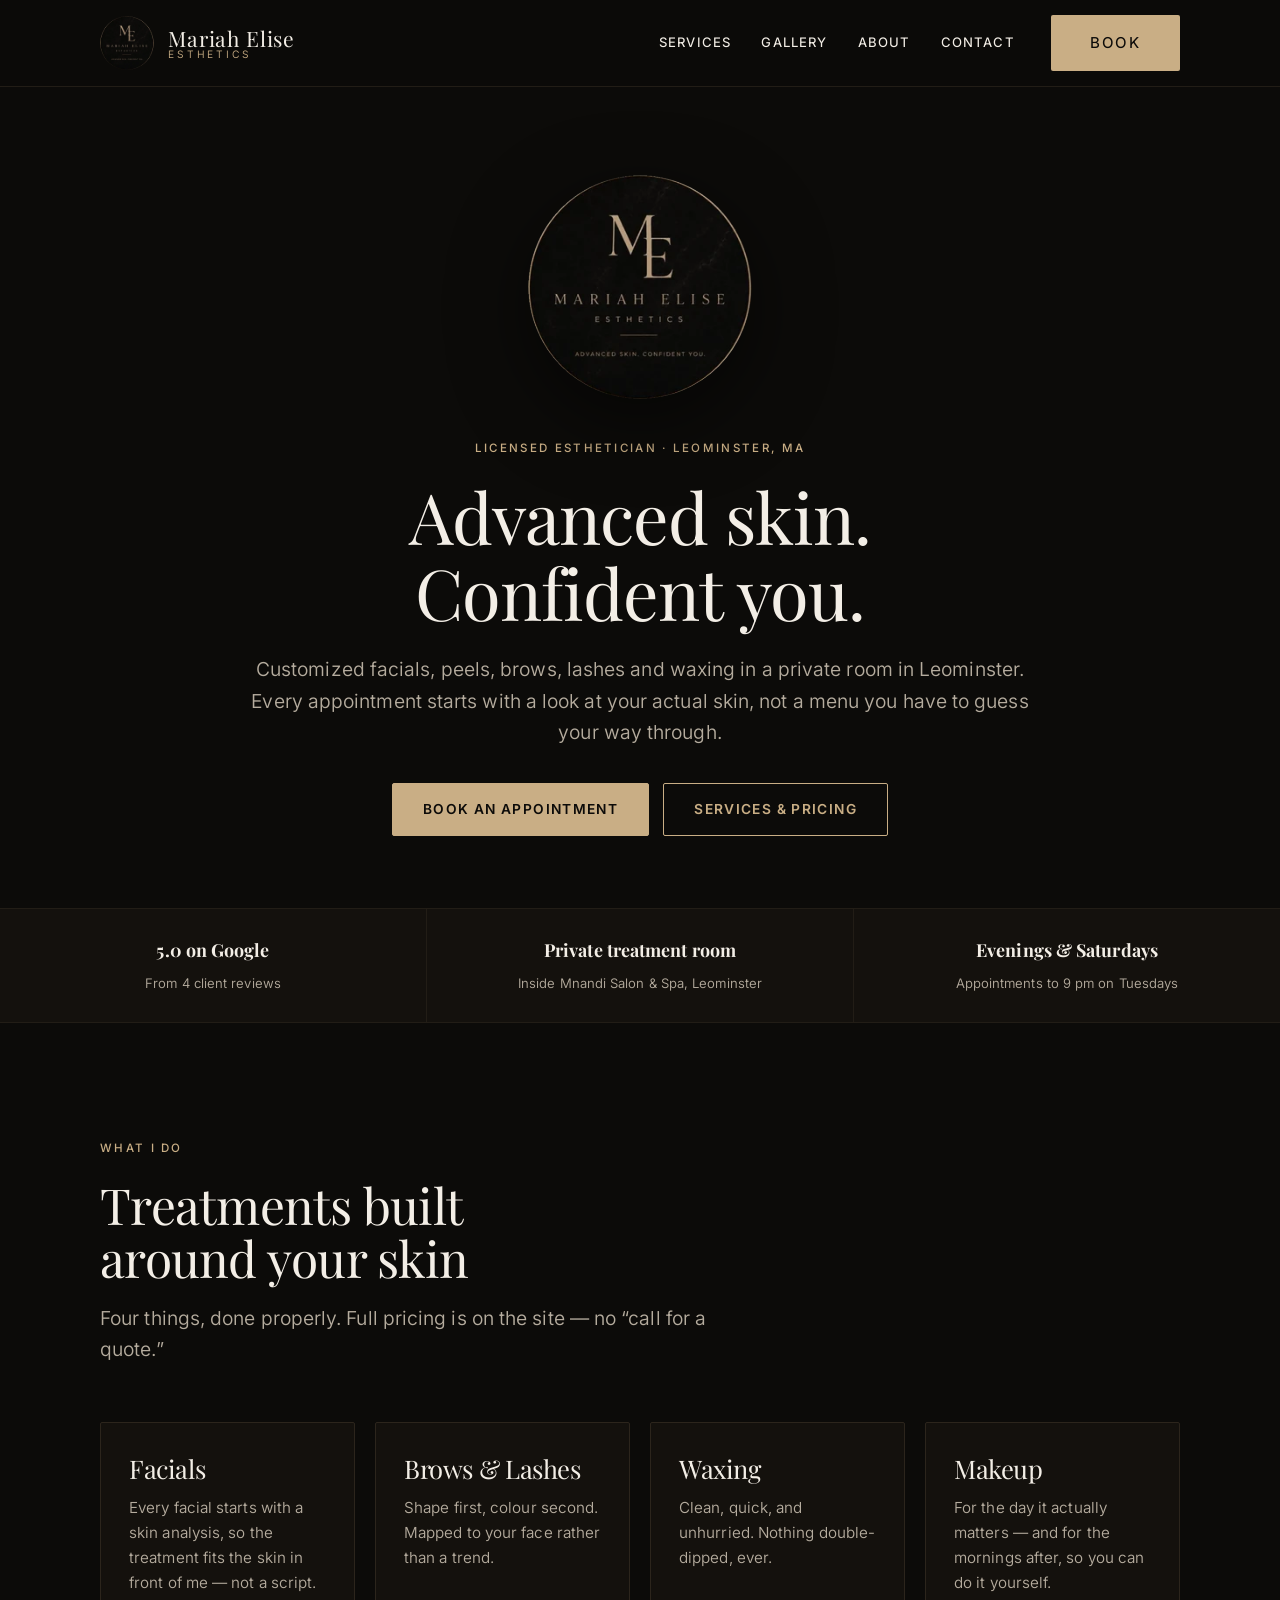
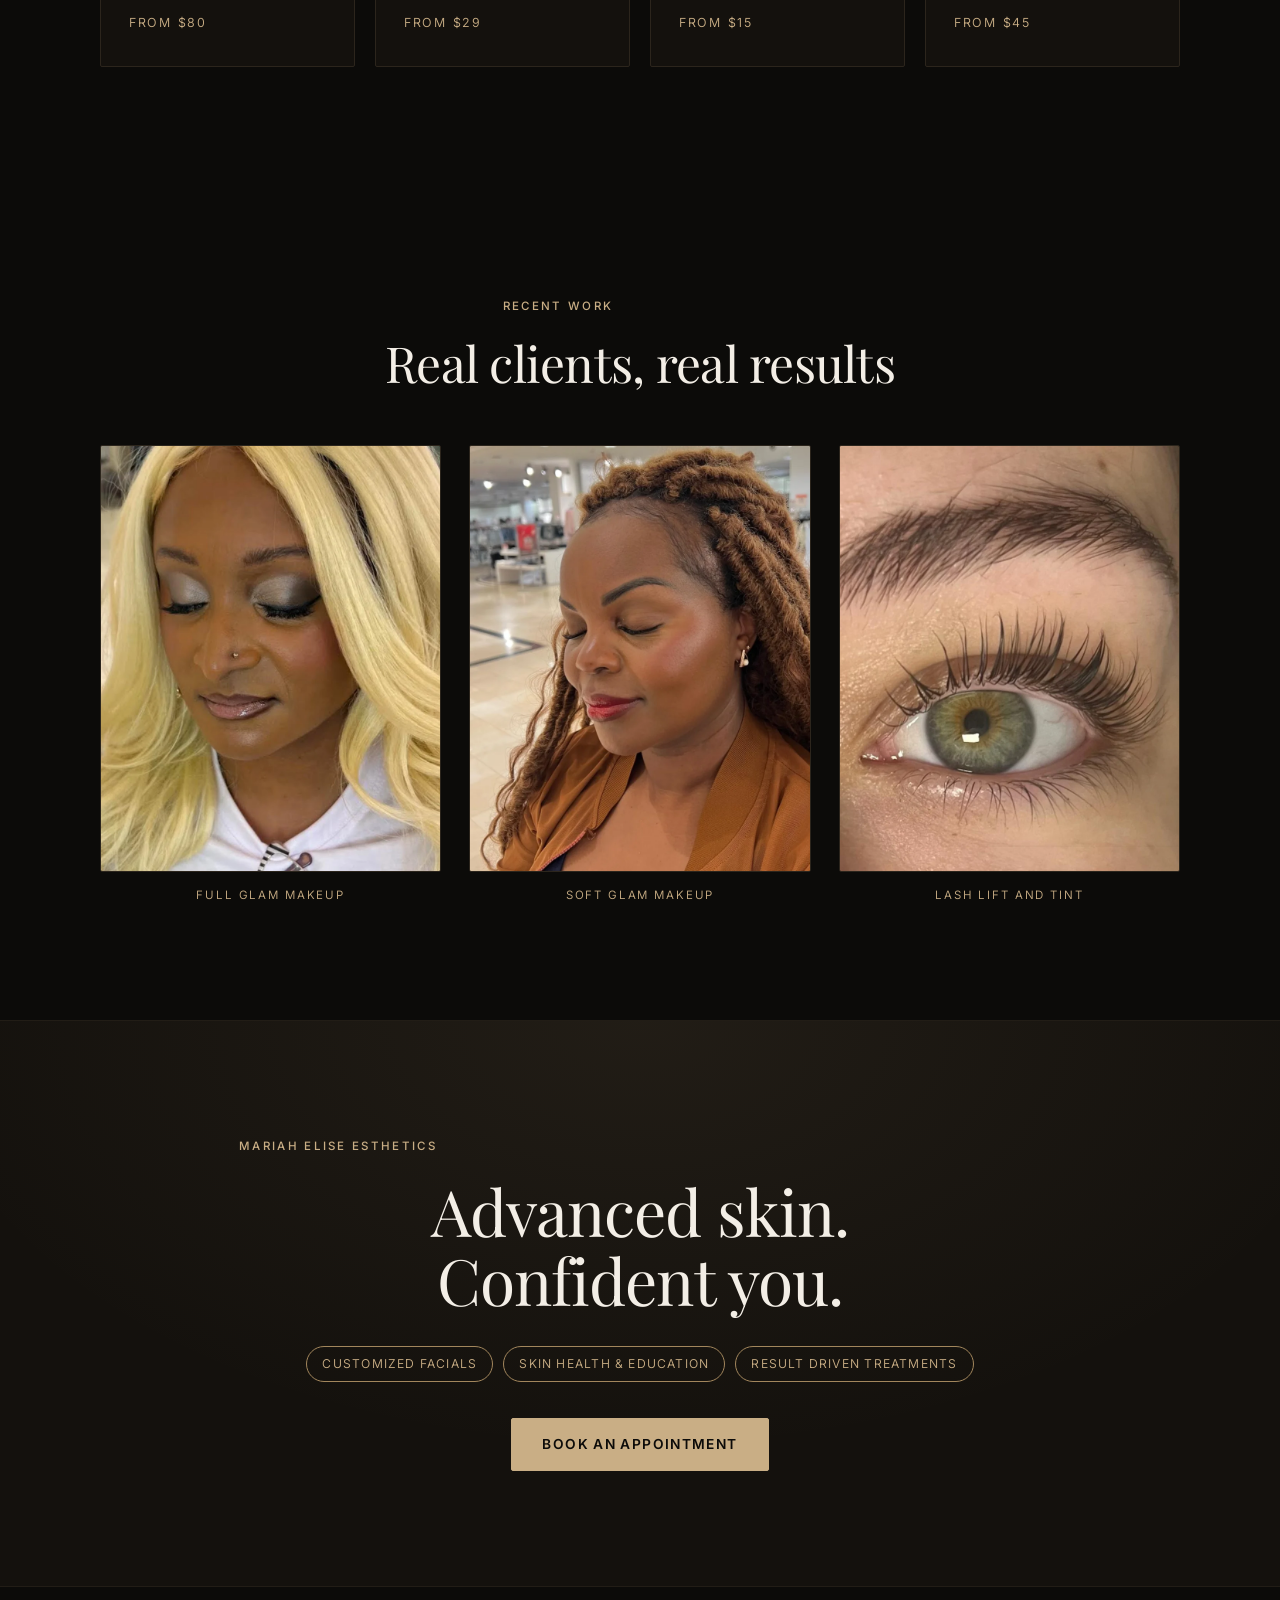
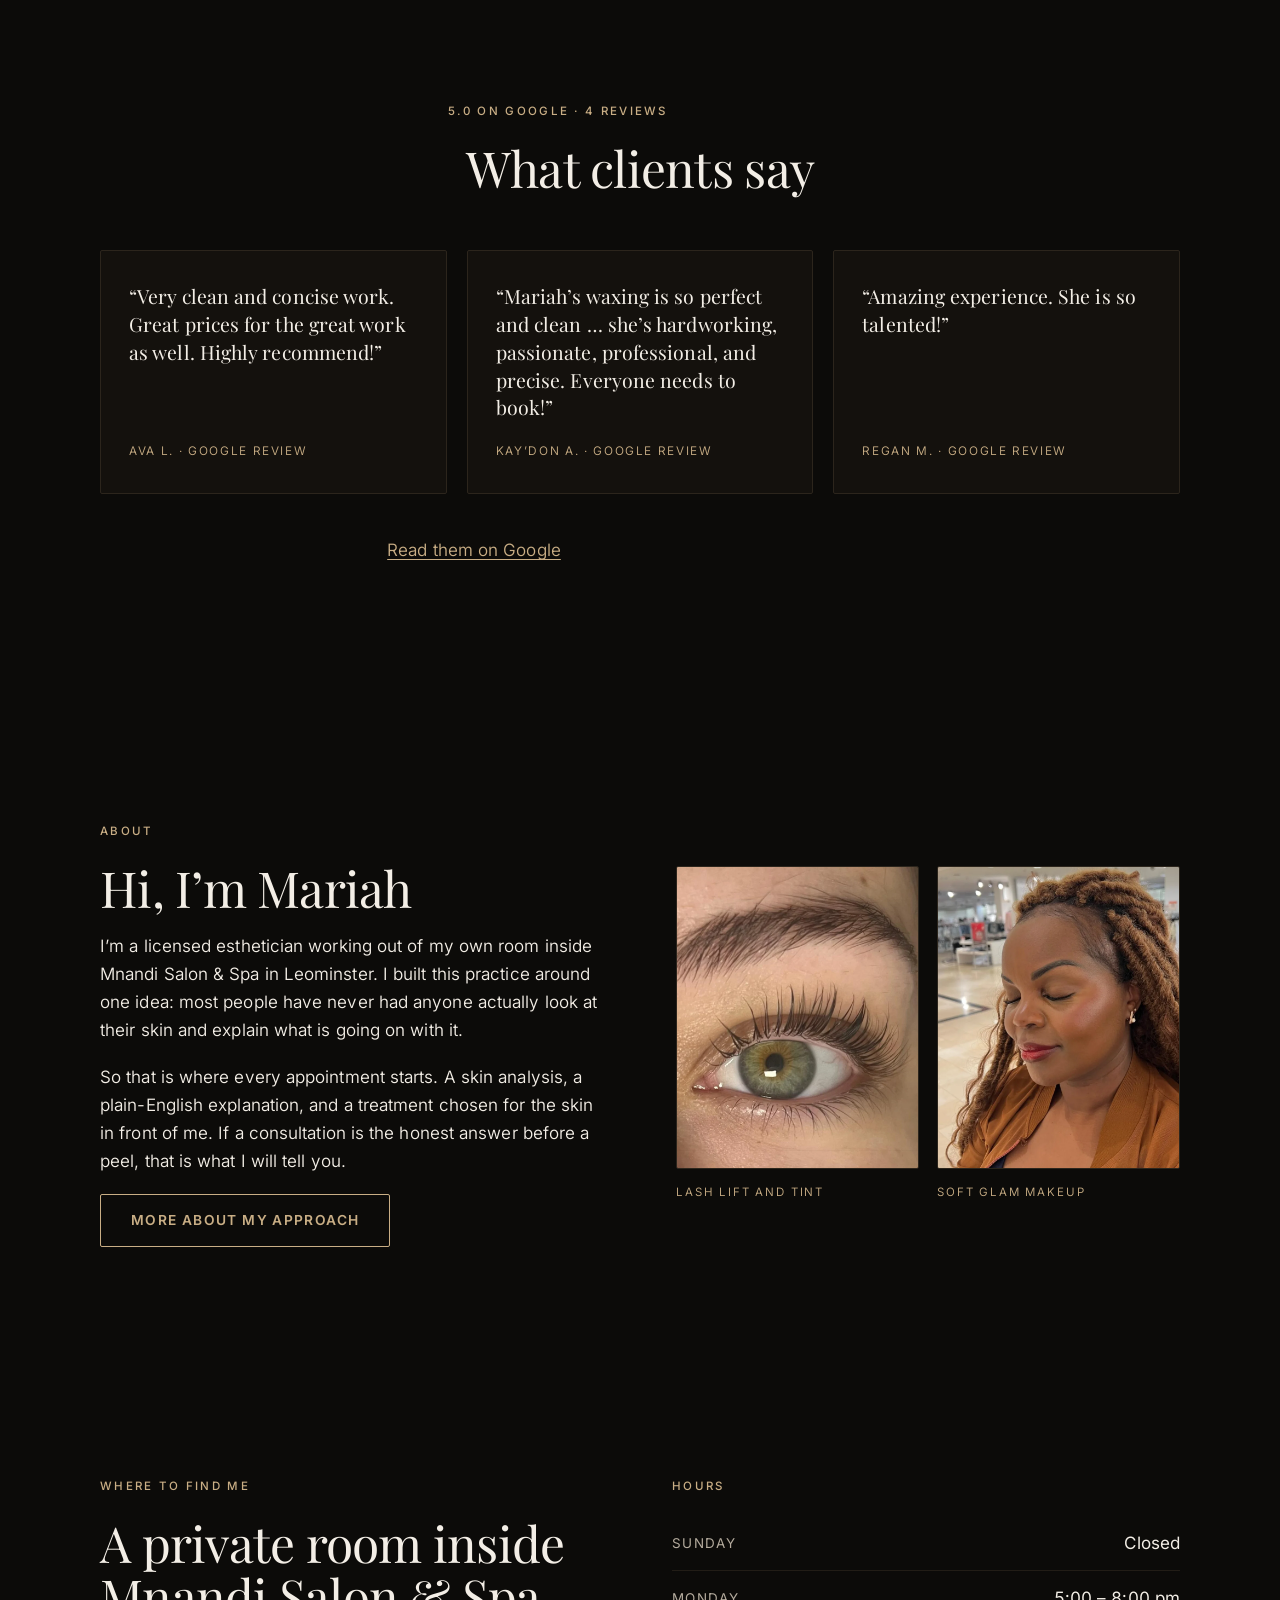
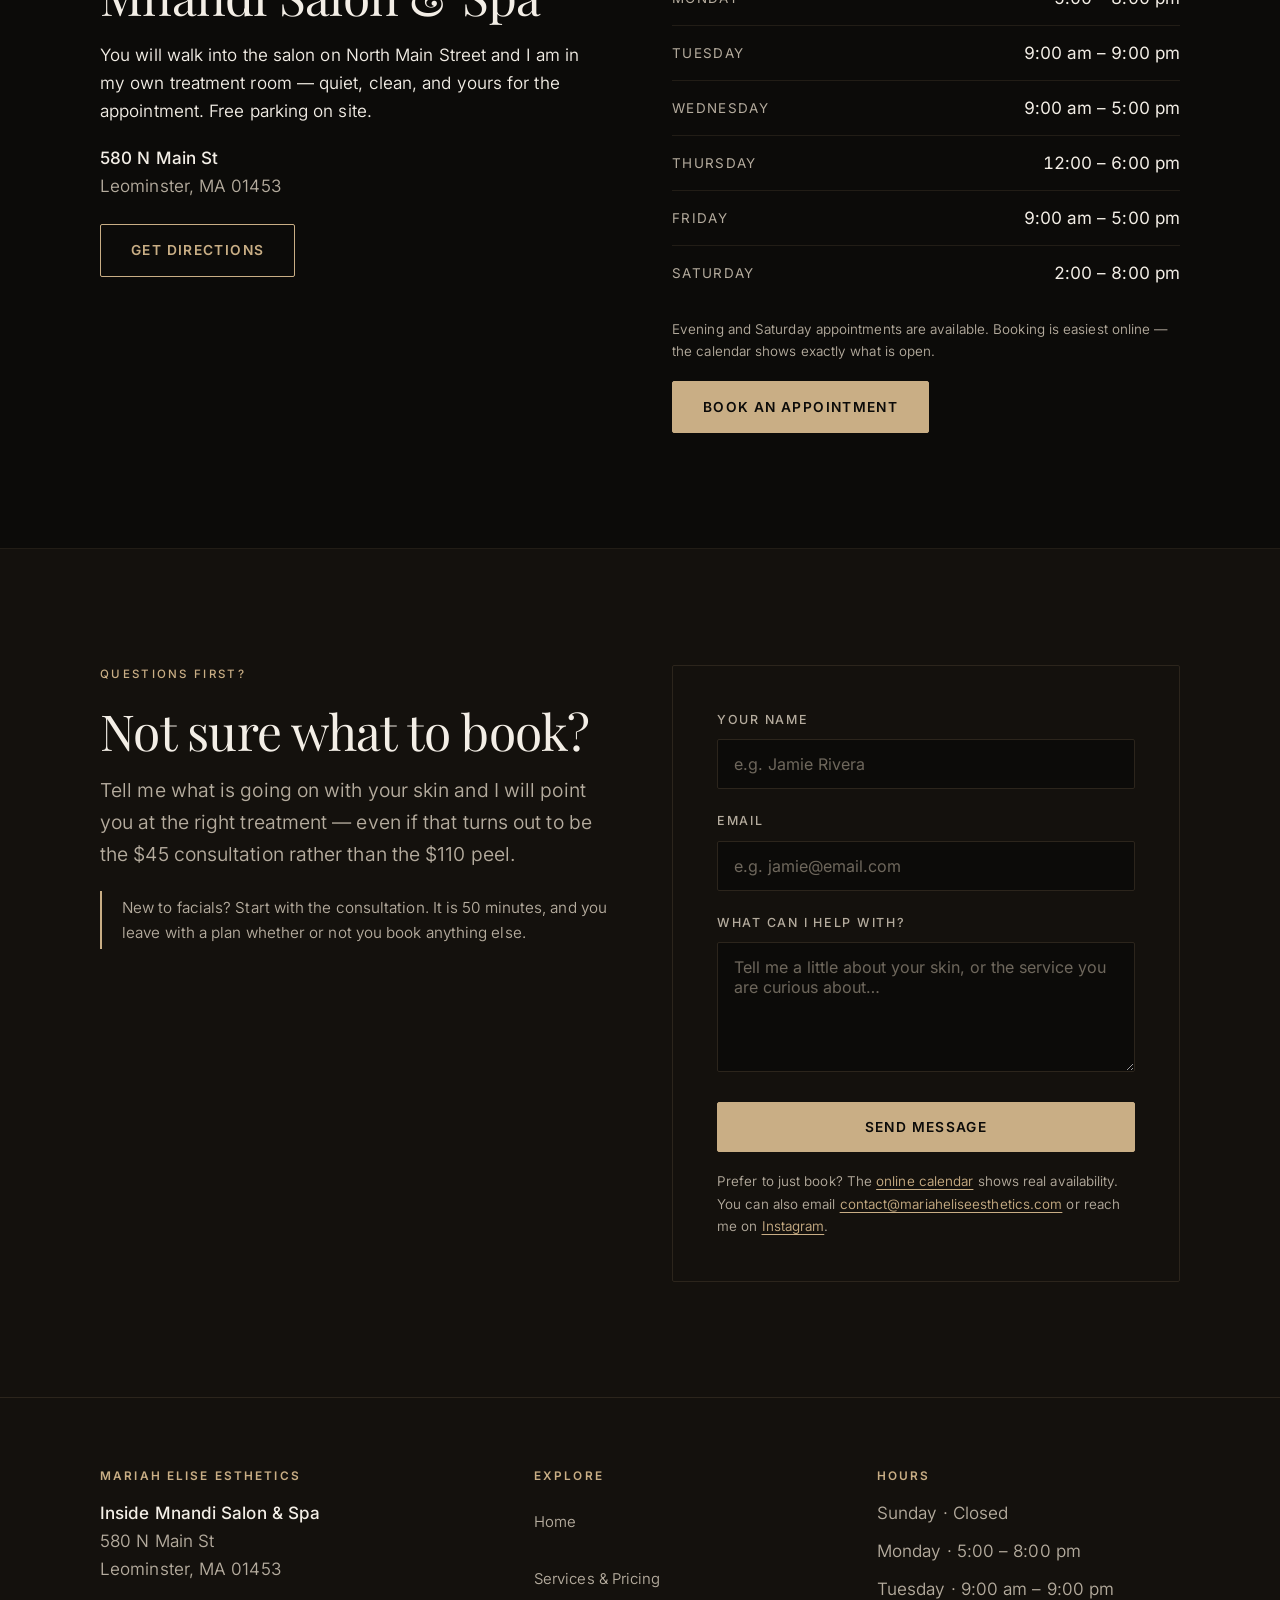
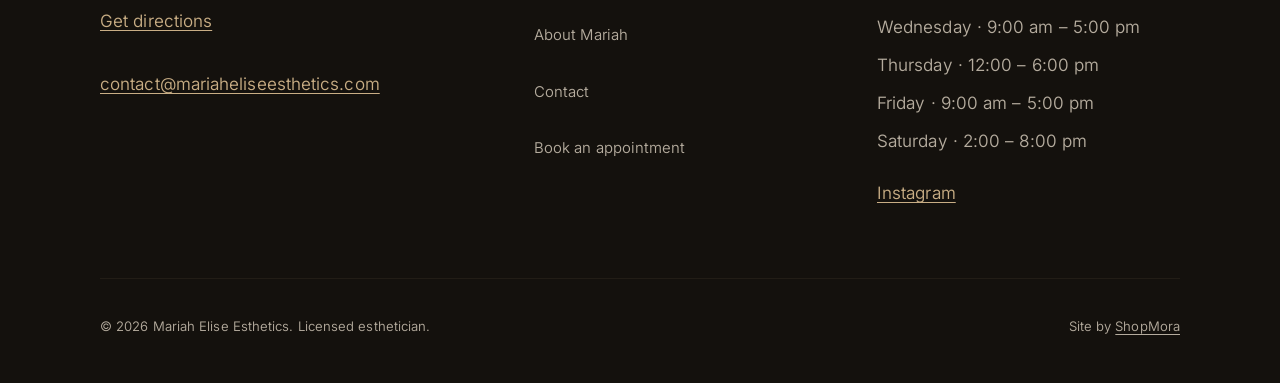
<file: index.html>
<!DOCTYPE html>
<html lang="en">
<head>
<meta charset="UTF-8">
<meta name="viewport" content="width=device-width, initial-scale=1">
<title>Esthetician in Leominster, MA | Mariah Elise Esthetics</title>
<meta name="description" content="Customized facials, chemical peels, waxing, lash lifts and brow lamination in Leominster, MA. Licensed esthetician inside Mnandi Salon & Spa. Book online.">
<link rel="canonical" href="https://www.mariaheliseesthetics.com/">
<meta name="theme-color" content="#0C0B09">
<meta property="og:type" content="website">
<meta property="og:site_name" content="Mariah Elise Esthetics">
<meta property="og:title" content="Esthetician in Leominster, MA | Mariah Elise Esthetics">
<meta property="og:description" content="Customized facials, chemical peels, waxing, lash lifts and brow lamination in Leominster, MA. Licensed esthetician inside Mnandi Salon & Spa. Book online.">
<meta property="og:url" content="https://www.mariaheliseesthetics.com/">
<meta property="og:image" content="https://www.mariaheliseesthetics.com/assets/og-image.jpg">
<meta property="og:image:width" content="1200">
<meta property="og:image:height" content="630">
<meta name="twitter:card" content="summary_large_image">
<meta name="twitter:title" content="Esthetician in Leominster, MA | Mariah Elise Esthetics">
<meta name="twitter:description" content="Customized facials, chemical peels, waxing, lash lifts and brow lamination in Leominster, MA. Licensed esthetician inside Mnandi Salon & Spa. Book online.">
<meta name="twitter:image" content="https://www.mariaheliseesthetics.com/assets/og-image.jpg">
<link rel="icon" href="/assets/logo-mark.png" type="image/png">
<link rel="apple-touch-icon" href="/assets/logo-mark.png">
<link rel="preload" href="/assets/logo-mark.webp" as="image" type="image/webp">
<link rel="preload" href="/assets/fonts/playfair-display-latin-wght-normal.woff2" as="font" type="font/woff2" crossorigin>
<link rel="preload" href="/assets/fonts/inter-latin-wght-normal.woff2" as="font" type="font/woff2" crossorigin>
<link rel="stylesheet" href="/styles.css">
<script type="application/ld+json">
{
  "@context": "https://schema.org",
  "@type": "HealthAndBeautyBusiness",
  "@id": "https://www.mariaheliseesthetics.com/#business",
  "name": "Mariah Elise Esthetics",
  "description": "Licensed esthetician in Leominster, MA offering customized facials, chemical peels, waxing, lash lifts, brow lamination and makeup.",
  "slogan": "Advanced Skin. Confident You.",
  "image": "https://www.mariaheliseesthetics.com/assets/og-image.jpg",
  "logo": "https://www.mariaheliseesthetics.com/assets/logo-mark.png",
  "url": "https://www.mariaheliseesthetics.com",
  "email": "contact@mariaheliseesthetics.com",
  "priceRange": "$$",
  "currenciesAccepted": "USD",
  "address": {
    "@type": "PostalAddress",
    "name": "Inside Mnandi Salon & Spa",
    "streetAddress": "580 N Main St",
    "addressLocality": "Leominster",
    "addressRegion": "MA",
    "postalCode": "01453",
    "addressCountry": "US"
  },
  "geo": {"@type":"GeoCoordinates","latitude":"42.5512977","longitude":"-71.7648893"},
  "aggregateRating": {"@type":"AggregateRating","ratingValue":"5.0","reviewCount":"4","bestRating":"5","worstRating":"1"},
  "areaServed": [
    {"@type":"City","name":"Leominster"},
    {"@type":"City","name":"Fitchburg"},
    {"@type":"City","name":"Lunenburg"},
    {"@type":"City","name":"Sterling"},
    {"@type":"City","name":"Worcester"}
  ],
  "openingHoursSpecification": [
      {"@type":"OpeningHoursSpecification","dayOfWeek":"Monday","opens":"17:00","closes":"20:00"},
      {"@type":"OpeningHoursSpecification","dayOfWeek":"Tuesday","opens":"09:00","closes":"21:00"},
      {"@type":"OpeningHoursSpecification","dayOfWeek":"Wednesday","opens":"09:00","closes":"17:00"},
      {"@type":"OpeningHoursSpecification","dayOfWeek":"Thursday","opens":"12:00","closes":"18:00"},
      {"@type":"OpeningHoursSpecification","dayOfWeek":"Friday","opens":"09:00","closes":"17:00"},
      {"@type":"OpeningHoursSpecification","dayOfWeek":"Saturday","opens":"14:00","closes":"20:00"}
  ],
  "sameAs": ["https://www.instagram.com/mariahelise.esthetics/"],
  "hasOfferCatalog": {
    "@type": "OfferCatalog",
    "name": "Services",
    "itemListElement": [
        {"@type":"Offer","itemOffered":{"@type":"Service","name":"Consultation"},"price":"45","priceCurrency":"USD"},
        {"@type":"Offer","itemOffered":{"@type":"Service","name":"Basic Facial"},"price":"80","priceCurrency":"USD"},
        {"@type":"Offer","itemOffered":{"@type":"Service","name":"Lymphatic Facial"},"price":"95","priceCurrency":"USD"},
        {"@type":"Offer","itemOffered":{"@type":"Service","name":"Galvanic Facial"},"price":"90","priceCurrency":"USD"},
        {"@type":"Offer","itemOffered":{"@type":"Service","name":"Chemical Peel"},"price":"110","priceCurrency":"USD"},
        {"@type":"Offer","itemOffered":{"@type":"Service","name":"Brow Wax and Style"},"price":"29","priceCurrency":"USD"},
        {"@type":"Offer","itemOffered":{"@type":"Service","name":"Lash Lift"},"price":"90","priceCurrency":"USD"},
        {"@type":"Offer","itemOffered":{"@type":"Service","name":"Brow Lamination"},"price":"95","priceCurrency":"USD"},
        {"@type":"Offer","itemOffered":{"@type":"Service","name":"Lip Wax"},"price":"15","priceCurrency":"USD"},
        {"@type":"Offer","itemOffered":{"@type":"Service","name":"Underarm Wax"},"price":"25","priceCurrency":"USD"},
        {"@type":"Offer","itemOffered":{"@type":"Service","name":"Leg Wax"},"price":"30","priceCurrency":"USD"},
        {"@type":"Offer","itemOffered":{"@type":"Service","name":"Arm Wax"},"price":"30","priceCurrency":"USD"},
        {"@type":"Offer","itemOffered":{"@type":"Service","name":"Basic Makeup Application"},"price":"50","priceCurrency":"USD"},
        {"@type":"Offer","itemOffered":{"@type":"Service","name":"Formal Makeup Application"},"price":"80","priceCurrency":"USD"},
        {"@type":"Offer","itemOffered":{"@type":"Service","name":"Makeup Lesson"},"price":"45","priceCurrency":"USD"}
    ]
  },
  "potentialAction": {
    "@type": "ReserveAction",
    "target": {"@type":"EntryPoint","urlTemplate":"https://mariaheliseesthetics.as.me/","actionPlatform":["https://schema.org/DesktopWebPlatform","https://schema.org/MobileWebPlatform"]},
    "result": {"@type":"Reservation","name":"Appointment"}
  }
}
</script>
</head>
<body>
<a class="skip" href="#main">Skip to content</a>
<header class="site-header">
  <div class="header-in">
    <a class="brand" href="/">
      <img src="/assets/logo-mark.webp" width="40" height="40" alt="" aria-hidden="true">
      <span class="brand-text">
        <span class="brand-name">Mariah Elise</span>
        <span class="brand-sub">Esthetics</span>
      </span>
    </a>
    <button class="nav-toggle" type="button" aria-expanded="false" aria-controls="primary-nav" aria-label="Open menu">
      <svg width="20" height="20" viewBox="0 0 24 24" fill="none" stroke="currentColor" stroke-width="1.6" aria-hidden="true"><path d="M3 6h18M3 12h18M3 18h18"/></svg>
    </button>
    <nav class="nav" id="primary-nav" aria-label="Primary">
    <a href="/services">Services</a>
    <a href="/#gallery">Gallery</a>
    <a href="/about">About</a>
    <a href="/contact">Contact</a>
      <a class="btn btn-primary" href="https://mariaheliseesthetics.as.me/">Book</a>
    </nav>
  </div>
</header>
<main id="main">
  <section class="hero hero-centred">
    <div class="wrap">
      <div class="hero-mark">
        <span class="hero-halo" aria-hidden="true"></span>
        <img src="/assets/logo-mark.webp" width="256" height="256"
             alt="Mariah Elise Esthetics &mdash; Advanced Skin. Confident You."
             fetchpriority="high" decoding="async">
      </div>
      <p class="eyebrow">Licensed esthetician &middot; Leominster, MA</p>
      <h1>Advanced skin.<br>Confident you.</h1>
      <p class="lede">Customized facials, peels, brows, lashes and waxing in a private room in Leominster. Every appointment starts with a look at your actual skin, not a menu you have to guess your way through.</p>
      <div class="hero-cta">
        <a class="btn btn-primary" href="https://mariaheliseesthetics.as.me/">Book an appointment</a>
        <a class="btn btn-ghost" href="/services">Services &amp; pricing</a>
      </div>
    </div>
  </section>

  <div class="strip">
    <div class="strip-in">
      <div class="strip-item"><strong>5.0 on Google</strong><span>From 4 client reviews</span></div>
      <div class="strip-item"><strong>Private treatment room</strong><span>Inside Mnandi Salon &amp; Spa, Leominster</span></div>
      <div class="strip-item"><strong>Evenings &amp; Saturdays</strong><span>Appointments to 9 pm on Tuesdays</span></div>
    </div>
  </div>

  <section class="section" aria-labelledby="svc-h">
    <div class="wrap">
      <div class="sect-head">
        <p class="eyebrow">What I do</p>
        <h2 id="svc-h">Treatments built around your skin</h2>
        <p class="lede">Four things, done properly. Full pricing is on the site — no &ldquo;call for a quote.&rdquo;</p>
      </div>
      <div class="cards">
        <a class="card" href="/services">
          <h3>Facials</h3>
          <p>Every facial starts with a skin analysis, so the treatment fits the skin in front of me — not a script.</p>
          <span class="from">From $80</span>
        </a>
        <a class="card" href="/services">
          <h3>Brows &amp; Lashes</h3>
          <p>Shape first, colour second. Mapped to your face rather than a trend.</p>
          <span class="from">From $29</span>
        </a>
        <a class="card" href="/services">
          <h3>Waxing</h3>
          <p>Clean, quick, and unhurried. Nothing double-dipped, ever.</p>
          <span class="from">From $15</span>
        </a>
        <a class="card" href="/services">
          <h3>Makeup</h3>
          <p>For the day it actually matters — and for the mornings after, so you can do it yourself.</p>
          <span class="from">From $45</span>
        </a>
      </div>
    </div>
  </section>

  <section class="section gallery" id="gallery" aria-labelledby="gal-h">
    <div class="wrap">
      <div class="sect-head center">
        <p class="eyebrow">Recent work</p>
        <h2 id="gal-h">Real clients, real results</h2>
      </div>
      <div class="gallery-grid">
        <figure class="work-figure gallery-figure">
          <img src="/assets/makeup-full-glam.webp" width="880" height="1100"
               alt="Full glam makeup application by Mariah Elise Esthetics &mdash; smoked silver eye, sculpted brow and a glossy lip"
               loading="lazy" decoding="async">
          <figcaption>Full glam makeup</figcaption>
        </figure>
        <figure class="work-figure gallery-figure">
          <img src="/assets/makeup-soft-glam.webp" width="880" height="1100"
               alt="Soft glam makeup application by Mariah Elise Esthetics &mdash; natural skin finish with a glossy lip"
               loading="lazy" decoding="async">
          <figcaption>Soft glam makeup</figcaption>
        </figure>
        <figure class="work-figure gallery-figure">
          <img src="/assets/lash-lift-hero.webp" width="880" height="1100"
               alt="Close-up of a lash lift and tint by Mariah Elise Esthetics"
               loading="lazy" decoding="async">
          <figcaption>Lash lift and tint</figcaption>
        </figure>
      </div>
    </div>
  </section>

  <section class="section band" aria-labelledby="band-h">
    <div class="wrap center">
      <p class="eyebrow">Mariah Elise Esthetics</p>
      <h2 id="band-h" class="band-h">Advanced skin.<br>Confident you.</h2>
      <ul class="tag-row band-tags">
        <li>Customized facials</li>
        <li>Skin health &amp; education</li>
        <li>Result driven treatments</li>
      </ul>
      <a class="btn btn-primary" style="margin-top:36px" href="https://mariaheliseesthetics.as.me/">Book an appointment</a>
    </div>
  </section>

  <section class="section" aria-labelledby="rev-h">
    <div class="wrap">
      <div class="sect-head center">
        <p class="eyebrow">5.0 on Google &middot; 4 reviews</p>
        <h2 id="rev-h">What clients say</h2>
      </div>
      <div class="cards">
        <figure class="card review">
          <blockquote>&ldquo;Very clean and concise work. Great prices for the great work as well. Highly recommend!&rdquo;</blockquote>
          <figcaption>Ava L. &middot; Google review</figcaption>
        </figure>
        <figure class="card review">
          <blockquote>&ldquo;Mariah&rsquo;s waxing is so perfect and clean &hellip; she&rsquo;s hardworking, passionate, professional, and precise. Everyone needs to book!&rdquo;</blockquote>
          <figcaption>Kay&rsquo;Don A. &middot; Google review</figcaption>
        </figure>
        <figure class="card review">
          <blockquote>&ldquo;Amazing experience. She is so talented!&rdquo;</blockquote>
          <figcaption>Regan M. &middot; Google review</figcaption>
        </figure>
      </div>
      <p class="center" style="margin-top:34px"><a class="link-lg" href="https://www.google.com/maps/place/Mariah+Elise+Esthetics/@42.5512977,-71.7648893,17z">Read them on Google</a></p>
    </div>
  </section>

  <section class="section" aria-labelledby="about-h">
    <div class="wrap split">
      <div>
        <p class="eyebrow">About</p>
        <h2 id="about-h">Hi, I&rsquo;m Mariah</h2>
        <p>I&rsquo;m a licensed esthetician working out of my own room inside Mnandi Salon &amp; Spa in Leominster. I built this practice around one idea: most people have never had anyone actually look at their skin and explain what is going on with it.</p>
        <p>So that is where every appointment starts. A skin analysis, a plain-English explanation, and a treatment chosen for the skin in front of me. If a consultation is the honest answer before a peel, that is what I will tell you.</p>
        <a class="btn btn-ghost" href="/about">More about my approach</a>
      </div>
      <div class="work-duo">
        <figure class="work-figure">
          <img src="/assets/lash-lift-hero.webp" width="880" height="1100"
               alt="Close-up of a lash lift and tint by Mariah Elise Esthetics"
               loading="lazy" decoding="async">
          <figcaption>Lash lift and tint</figcaption>
        </figure>
        <figure class="work-figure">
          <img src="/assets/makeup-soft-glam.webp" width="880" height="1100"
               alt="Soft glam makeup application by Mariah Elise Esthetics &mdash; natural skin finish with a glossy red lip"
               loading="lazy" decoding="async">
          <figcaption>Soft glam makeup</figcaption>
        </figure>
      </div>
    </div>
  </section>

  <section class="section" id="visit" aria-labelledby="visit-h">
    <div class="wrap">
      <div class="info-grid">
        <div>
          <p class="eyebrow">Where to find me</p>
          <h2 id="visit-h">A private room inside Mnandi Salon &amp; Spa</h2>
          <p>You will walk into the salon on North Main Street and I am in my own treatment room — quiet, clean, and yours for the appointment. Free parking on site.</p>
          <address style="margin-bottom:24px">
            <strong>580 N Main St</strong><br>
            Leominster, MA 01453
          </address>
          <a class="btn btn-ghost" href="https://www.google.com/maps/search/?api=1&query=580+N+Main+St+Leominster+MA+01453">Get directions</a>
        </div>
        <div>
    <table class="hours">
      <caption class="eyebrow" style="text-align:left">Hours</caption>
      <tr><th scope="row">Sunday</th><td>Closed</td></tr>
      <tr><th scope="row">Monday</th><td>5:00 – 8:00 pm</td></tr>
      <tr><th scope="row">Tuesday</th><td>9:00 am – 9:00 pm</td></tr>
      <tr><th scope="row">Wednesday</th><td>9:00 am – 5:00 pm</td></tr>
      <tr><th scope="row">Thursday</th><td>12:00 – 6:00 pm</td></tr>
      <tr><th scope="row">Friday</th><td>9:00 am – 5:00 pm</td></tr>
      <tr><th scope="row">Saturday</th><td>2:00 – 8:00 pm</td></tr>
    </table>
          <p class="form-note">Evening and Saturday appointments are available. Booking is easiest online — the calendar shows exactly what is open.</p>
          <a class="btn btn-primary" style="margin-top:18px" href="https://mariaheliseesthetics.as.me/">Book an appointment</a>
        </div>
      </div>
    </div>
  </section>

  <section class="section" style="background:var(--ink-2);border-top:1px solid var(--line-soft)" aria-labelledby="c-h">
    <div class="wrap info-grid">
      <div>
        <p class="eyebrow">Questions first?</p>
        <h2 id="c-h">Not sure what to book?</h2>
        <p class="lede">Tell me what is going on with your skin and I will point you at the right treatment &mdash; even if that turns out to be the $45 consultation rather than the $110 peel.</p>
        <p class="note">New to facials? Start with the consultation. It is 50 minutes, and you leave with a plan whether or not you book anything else.</p>
      </div>
      <div>
      <form class="form-card" method="POST" action="/api/lead" novalidate>
        <input type="hidden" name="_form" value="contact">
        <div class="field">
          <label for="name">Your name</label>
          <input id="name" name="name" type="text" autocomplete="name" required placeholder="e.g. Jamie Rivera">
        </div>
        <div class="field">
          <label for="email">Email</label>
          <input id="email" name="email" type="email" inputmode="email" autocomplete="email" required placeholder="e.g. jamie@email.com">
        </div>
        <div class="field">
          <label for="message">What can I help with?</label>
          <textarea id="message" name="message" required placeholder="Tell me a little about your skin, or the service you are curious about&hellip;"></textarea>
        </div>
        <button class="btn btn-primary btn-block" type="submit">Send message</button>
        <p class="form-note">Prefer to just book? The <a href="https://mariaheliseesthetics.as.me/">online calendar</a> shows real availability. You can also email <a href="mailto:contact@mariaheliseesthetics.com">contact@mariaheliseesthetics.com</a> or reach me on <a href="https://www.instagram.com/mariahelise.esthetics/" rel="me noopener">Instagram</a>.</p>
      </form>
      </div>
    </div>
  </section>
</main>
<footer class="site-footer">
  <div class="wrap">
    <div class="foot-grid">
      <div>
        <h4>Mariah Elise Esthetics</h4>
        <address>
          <strong>Inside Mnandi Salon &amp; Spa</strong><br>
          580 N Main St<br>
          Leominster, MA 01453
        </address>
        <p style="margin-top:16px"><a class="link-lg" href="https://www.google.com/maps/search/?api=1&query=580+N+Main+St+Leominster+MA+01453">Get directions</a></p>
        <p style="margin-top:2px"><a class="link-lg" href="mailto:contact@mariaheliseesthetics.com">contact@mariaheliseesthetics.com</a></p>
      </div>
      <div>
        <h4>Explore</h4>
        <ul class="foot-links">
          <li><a href="/">Home</a></li>
          <li><a href="/services">Services &amp; Pricing</a></li>
          <li><a href="/about">About Mariah</a></li>
          <li><a href="/contact">Contact</a></li>
          <li><a href="https://mariaheliseesthetics.as.me/">Book an appointment</a></li>
        </ul>
      </div>
      <div>
        <h4>Hours</h4>
        <ul class="foot-links">
          <li><span style="color:var(--bone-dim)">Sunday &middot; Closed</span></li>
          <li><span style="color:var(--bone-dim)">Monday &middot; 5:00 – 8:00 pm</span></li>
          <li><span style="color:var(--bone-dim)">Tuesday &middot; 9:00 am – 9:00 pm</span></li>
          <li><span style="color:var(--bone-dim)">Wednesday &middot; 9:00 am – 5:00 pm</span></li>
          <li><span style="color:var(--bone-dim)">Thursday &middot; 12:00 – 6:00 pm</span></li>
          <li><span style="color:var(--bone-dim)">Friday &middot; 9:00 am – 5:00 pm</span></li>
          <li><span style="color:var(--bone-dim)">Saturday &middot; 2:00 – 8:00 pm</span></li>
        </ul>
        <p style="margin-top:16px"><a class="link-lg" href="https://www.instagram.com/mariahelise.esthetics/" rel="me noopener">Instagram</a></p>
      </div>
    </div>
    <div class="foot-bottom">
      <span>&copy; 2026 Mariah Elise Esthetics. Licensed esthetician.</span>
      <span>Site by <a href="https://shopmorastore.com" rel="noopener">ShopMora</a></span>
    </div>
  </div>
</footer>
<script>
(function () {
  var t = document.querySelector('.nav-toggle');
  var n = document.getElementById('primary-nav');
  if (!t || !n) return;
  function set(open) {
    n.setAttribute('data-open', open ? 'true' : 'false');
    t.setAttribute('aria-expanded', open ? 'true' : 'false');
    t.setAttribute('aria-label', open ? 'Close menu' : 'Open menu');
  }
  t.addEventListener('click', function () {
    set(n.getAttribute('data-open') !== 'true');
  });
  n.addEventListener('click', function (e) {
    if (e.target.tagName === 'A') set(false);
  });
  document.addEventListener('keydown', function (e) {
    if (e.key === 'Escape' && n.getAttribute('data-open') === 'true') { set(false); t.focus(); }
  });
  var mq = window.matchMedia('(min-width: 901px)');
  mq.addEventListener('change', function () { if (mq.matches) set(false); });
  if (location.hash) {
    window.addEventListener('load', function () {
      var el = document.getElementById(location.hash.slice(1));
      if (el) el.scrollIntoView({ behavior: 'instant', block: 'start' });
    });
  }
}());
</script>
</body>
</html>
</file>
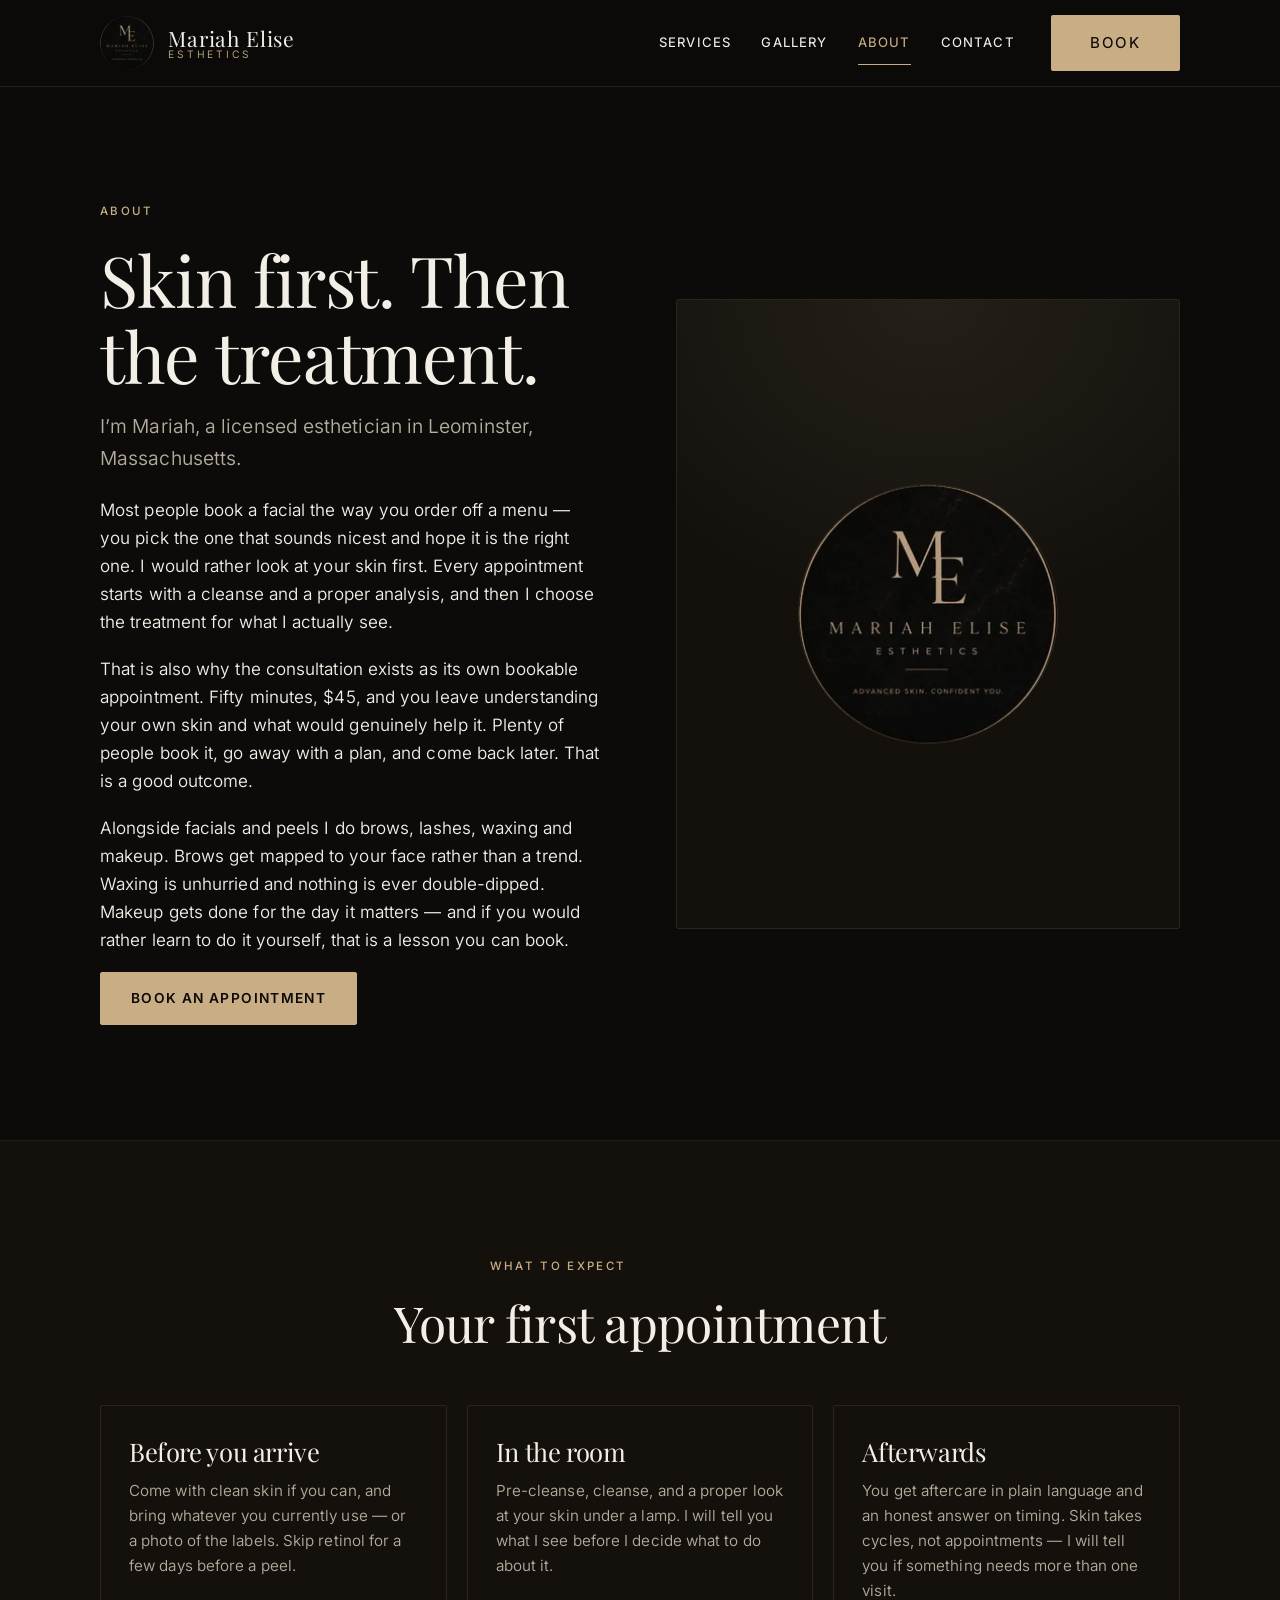
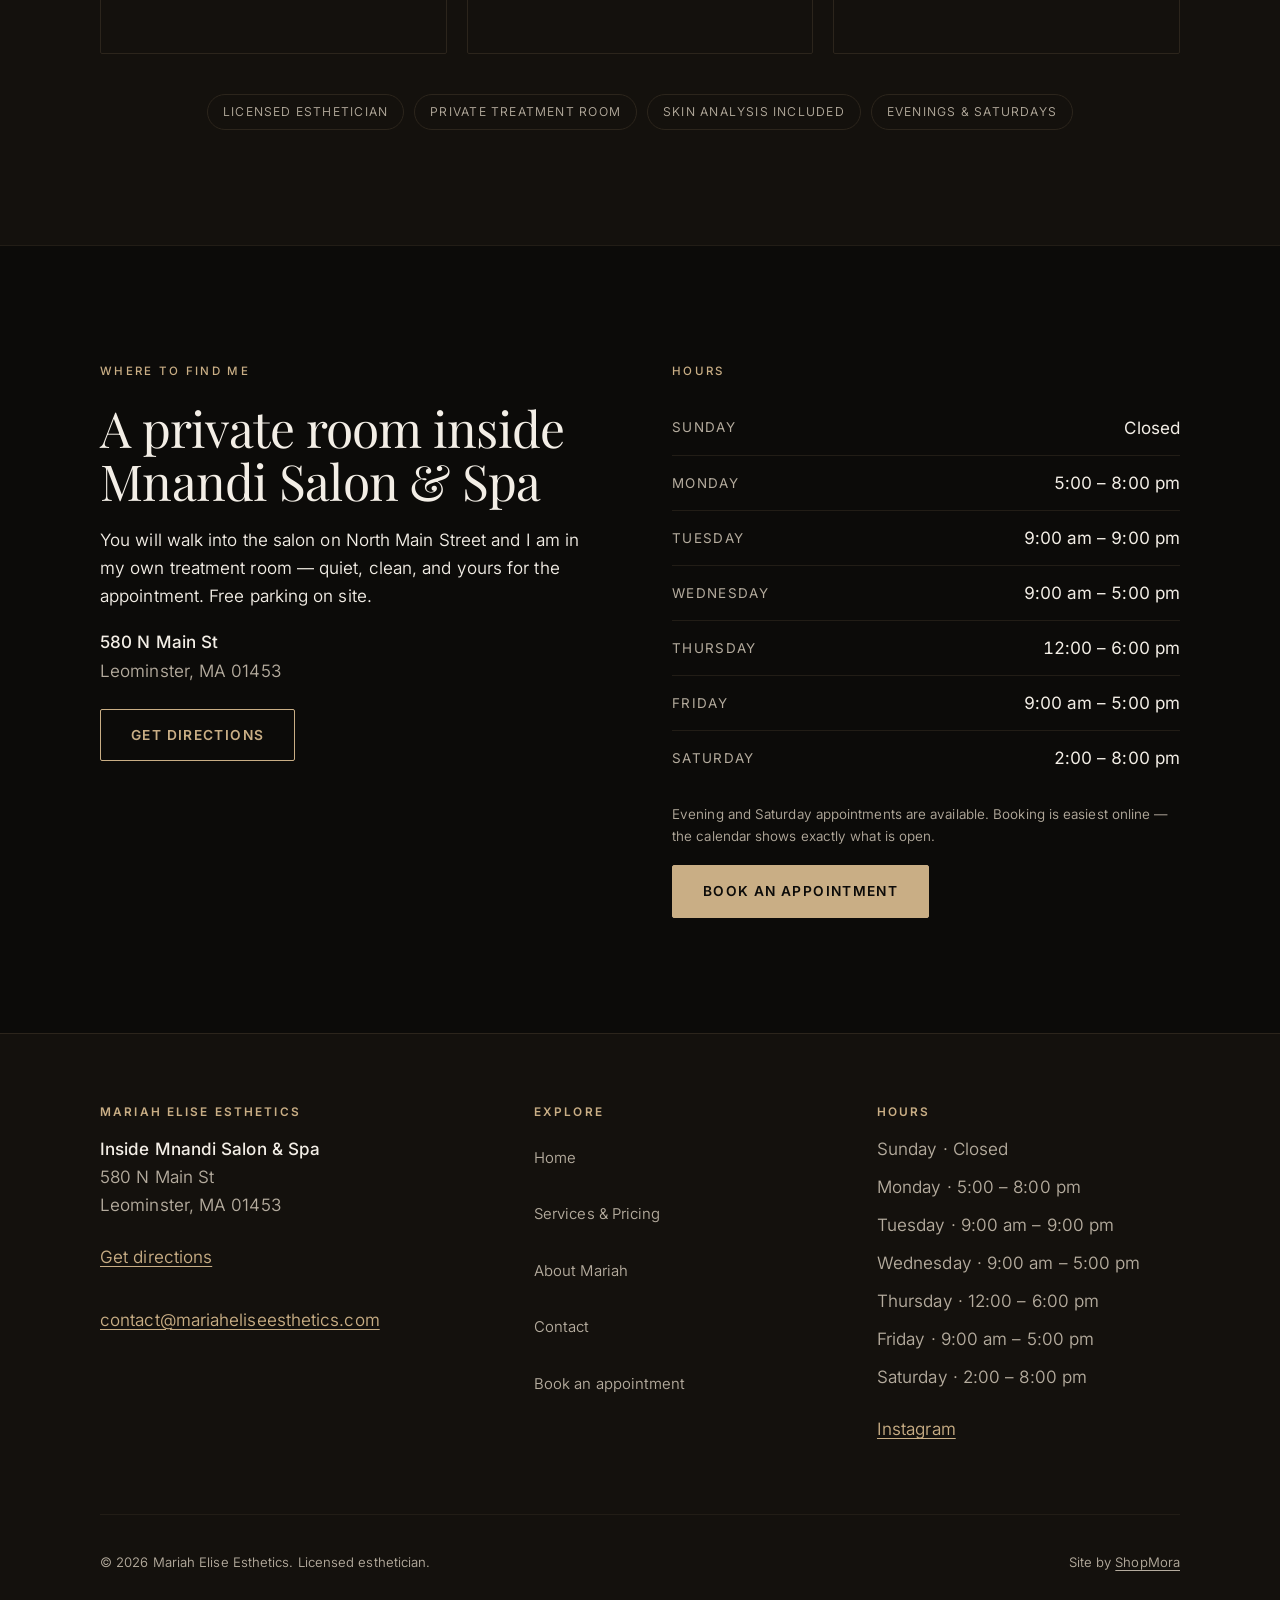
<file: about.html>
<!DOCTYPE html>
<html lang="en">
<head>
<meta charset="UTF-8">
<meta name="viewport" content="width=device-width, initial-scale=1">
<title>About Mariah &mdash; Licensed Esthetician in Leominster, MA</title>
<meta name="description" content="Mariah is a licensed esthetician working from a private room inside Mnandi Salon & Spa in Leominster, MA. Skin analysis first, treatment second.">
<link rel="canonical" href="https://www.mariaheliseesthetics.com/about">
<meta name="theme-color" content="#0C0B09">
<meta property="og:type" content="website">
<meta property="og:site_name" content="Mariah Elise Esthetics">
<meta property="og:title" content="About Mariah &mdash; Licensed Esthetician in Leominster, MA">
<meta property="og:description" content="Mariah is a licensed esthetician working from a private room inside Mnandi Salon & Spa in Leominster, MA. Skin analysis first, treatment second.">
<meta property="og:url" content="https://www.mariaheliseesthetics.com/about">
<meta property="og:image" content="https://www.mariaheliseesthetics.com/assets/og-image.jpg">
<meta property="og:image:width" content="1200">
<meta property="og:image:height" content="630">
<meta name="twitter:card" content="summary_large_image">
<meta name="twitter:title" content="About Mariah &mdash; Licensed Esthetician in Leominster, MA">
<meta name="twitter:description" content="Mariah is a licensed esthetician working from a private room inside Mnandi Salon & Spa in Leominster, MA. Skin analysis first, treatment second.">
<meta name="twitter:image" content="https://www.mariaheliseesthetics.com/assets/og-image.jpg">
<link rel="icon" href="/assets/logo-mark.png" type="image/png">
<link rel="apple-touch-icon" href="/assets/logo-mark.png">
<link rel="preload" href="/assets/logo-mark.webp" as="image" type="image/webp">
<link rel="preload" href="/assets/fonts/playfair-display-latin-wght-normal.woff2" as="font" type="font/woff2" crossorigin>
<link rel="preload" href="/assets/fonts/inter-latin-wght-normal.woff2" as="font" type="font/woff2" crossorigin>
<link rel="stylesheet" href="/styles.css">
</head>
<body>
<a class="skip" href="#main">Skip to content</a>
<header class="site-header">
  <div class="header-in">
    <a class="brand" href="/">
      <img src="/assets/logo-mark.webp" width="40" height="40" alt="" aria-hidden="true">
      <span class="brand-text">
        <span class="brand-name">Mariah Elise</span>
        <span class="brand-sub">Esthetics</span>
      </span>
    </a>
    <button class="nav-toggle" type="button" aria-expanded="false" aria-controls="primary-nav" aria-label="Open menu">
      <svg width="20" height="20" viewBox="0 0 24 24" fill="none" stroke="currentColor" stroke-width="1.6" aria-hidden="true"><path d="M3 6h18M3 12h18M3 18h18"/></svg>
    </button>
    <nav class="nav" id="primary-nav" aria-label="Primary">
    <a href="/services">Services</a>
    <a href="/#gallery">Gallery</a>
    <a href="/about" aria-current="page">About</a>
    <a href="/contact">Contact</a>
      <a class="btn btn-primary" href="https://mariaheliseesthetics.as.me/">Book</a>
    </nav>
  </div>
</header>
<main id="main">
  <section class="section">
    <div class="wrap split">
      <div>
        <p class="eyebrow">About</p>
        <h1>Skin first. Then the treatment.</h1>
        <p class="lede">I&rsquo;m Mariah, a licensed esthetician in Leominster, Massachusetts.</p>
        <p>Most people book a facial the way you order off a menu &mdash; you pick the one that sounds nicest and hope it is the right one. I would rather look at your skin first. Every appointment starts with a cleanse and a proper analysis, and then I choose the treatment for what I actually see.</p>
        <p>That is also why the consultation exists as its own bookable appointment. Fifty minutes, $45, and you leave understanding your own skin and what would genuinely help it. Plenty of people book it, go away with a plan, and come back later. That is a good outcome.</p>
        <p>Alongside facials and peels I do brows, lashes, waxing and makeup. Brows get mapped to your face rather than a trend. Waxing is unhurried and nothing is ever double-dipped. Makeup gets done for the day it matters &mdash; and if you would rather learn to do it yourself, that is a lesson you can book.</p>
        <a class="btn btn-primary" href="https://mariaheliseesthetics.as.me/">Book an appointment</a>
      </div>
      <div class="emblem">
        <img src="/assets/logo-mark.webp" width="256" height="256" alt="Mariah Elise Esthetics &mdash; Advanced Skin. Confident You." loading="lazy" decoding="async">
      </div>
    </div>
  </section>

  <section class="section" style="background:var(--ink-2);border-block:1px solid var(--line-soft)">
    <div class="wrap">
      <div class="sect-head center">
        <p class="eyebrow">What to expect</p>
        <h2>Your first appointment</h2>
      </div>
      <div class="cards">
        <div class="card">
          <h3>Before you arrive</h3>
          <p>Come with clean skin if you can, and bring whatever you currently use &mdash; or a photo of the labels. Skip retinol for a few days before a peel.</p>
        </div>
        <div class="card">
          <h3>In the room</h3>
          <p>Pre-cleanse, cleanse, and a proper look at your skin under a lamp. I will tell you what I see before I decide what to do about it.</p>
        </div>
        <div class="card">
          <h3>Afterwards</h3>
          <p>You get aftercare in plain language and an honest answer on timing. Skin takes cycles, not appointments &mdash; I will tell you if something needs more than one visit.</p>
        </div>
      </div>
      <ul class="tag-row" style="margin-top:40px;justify-content:center">
        <li>Licensed esthetician</li>
        <li>Private treatment room</li>
        <li>Skin analysis included</li>
        <li>Evenings &amp; Saturdays</li>
      </ul>
    </div>
  </section>
  <section class="section" id="visit" aria-labelledby="visit-h">
    <div class="wrap">
      <div class="info-grid">
        <div>
          <p class="eyebrow">Where to find me</p>
          <h2 id="visit-h">A private room inside Mnandi Salon &amp; Spa</h2>
          <p>You will walk into the salon on North Main Street and I am in my own treatment room — quiet, clean, and yours for the appointment. Free parking on site.</p>
          <address style="margin-bottom:24px">
            <strong>580 N Main St</strong><br>
            Leominster, MA 01453
          </address>
          <a class="btn btn-ghost" href="https://www.google.com/maps/search/?api=1&query=580+N+Main+St+Leominster+MA+01453">Get directions</a>
        </div>
        <div>
    <table class="hours">
      <caption class="eyebrow" style="text-align:left">Hours</caption>
      <tr><th scope="row">Sunday</th><td>Closed</td></tr>
      <tr><th scope="row">Monday</th><td>5:00 – 8:00 pm</td></tr>
      <tr><th scope="row">Tuesday</th><td>9:00 am – 9:00 pm</td></tr>
      <tr><th scope="row">Wednesday</th><td>9:00 am – 5:00 pm</td></tr>
      <tr><th scope="row">Thursday</th><td>12:00 – 6:00 pm</td></tr>
      <tr><th scope="row">Friday</th><td>9:00 am – 5:00 pm</td></tr>
      <tr><th scope="row">Saturday</th><td>2:00 – 8:00 pm</td></tr>
    </table>
          <p class="form-note">Evening and Saturday appointments are available. Booking is easiest online — the calendar shows exactly what is open.</p>
          <a class="btn btn-primary" style="margin-top:18px" href="https://mariaheliseesthetics.as.me/">Book an appointment</a>
        </div>
      </div>
    </div>
  </section>
</main>
<footer class="site-footer">
  <div class="wrap">
    <div class="foot-grid">
      <div>
        <h4>Mariah Elise Esthetics</h4>
        <address>
          <strong>Inside Mnandi Salon &amp; Spa</strong><br>
          580 N Main St<br>
          Leominster, MA 01453
        </address>
        <p style="margin-top:16px"><a class="link-lg" href="https://www.google.com/maps/search/?api=1&query=580+N+Main+St+Leominster+MA+01453">Get directions</a></p>
        <p style="margin-top:2px"><a class="link-lg" href="mailto:contact@mariaheliseesthetics.com">contact@mariaheliseesthetics.com</a></p>
      </div>
      <div>
        <h4>Explore</h4>
        <ul class="foot-links">
          <li><a href="/">Home</a></li>
          <li><a href="/services">Services &amp; Pricing</a></li>
          <li><a href="/about">About Mariah</a></li>
          <li><a href="/contact">Contact</a></li>
          <li><a href="https://mariaheliseesthetics.as.me/">Book an appointment</a></li>
        </ul>
      </div>
      <div>
        <h4>Hours</h4>
        <ul class="foot-links">
          <li><span style="color:var(--bone-dim)">Sunday &middot; Closed</span></li>
          <li><span style="color:var(--bone-dim)">Monday &middot; 5:00 – 8:00 pm</span></li>
          <li><span style="color:var(--bone-dim)">Tuesday &middot; 9:00 am – 9:00 pm</span></li>
          <li><span style="color:var(--bone-dim)">Wednesday &middot; 9:00 am – 5:00 pm</span></li>
          <li><span style="color:var(--bone-dim)">Thursday &middot; 12:00 – 6:00 pm</span></li>
          <li><span style="color:var(--bone-dim)">Friday &middot; 9:00 am – 5:00 pm</span></li>
          <li><span style="color:var(--bone-dim)">Saturday &middot; 2:00 – 8:00 pm</span></li>
        </ul>
        <p style="margin-top:16px"><a class="link-lg" href="https://www.instagram.com/mariahelise.esthetics/" rel="me noopener">Instagram</a></p>
      </div>
    </div>
    <div class="foot-bottom">
      <span>&copy; 2026 Mariah Elise Esthetics. Licensed esthetician.</span>
      <span>Site by <a href="https://shopmorastore.com" rel="noopener">ShopMora</a></span>
    </div>
  </div>
</footer>
<script>
(function () {
  var t = document.querySelector('.nav-toggle');
  var n = document.getElementById('primary-nav');
  if (!t || !n) return;
  function set(open) {
    n.setAttribute('data-open', open ? 'true' : 'false');
    t.setAttribute('aria-expanded', open ? 'true' : 'false');
    t.setAttribute('aria-label', open ? 'Close menu' : 'Open menu');
  }
  t.addEventListener('click', function () {
    set(n.getAttribute('data-open') !== 'true');
  });
  n.addEventListener('click', function (e) {
    if (e.target.tagName === 'A') set(false);
  });
  document.addEventListener('keydown', function (e) {
    if (e.key === 'Escape' && n.getAttribute('data-open') === 'true') { set(false); t.focus(); }
  });
  var mq = window.matchMedia('(min-width: 901px)');
  mq.addEventListener('change', function () { if (mq.matches) set(false); });
  if (location.hash) {
    window.addEventListener('load', function () {
      var el = document.getElementById(location.hash.slice(1));
      if (el) el.scrollIntoView({ behavior: 'instant', block: 'start' });
    });
  }
}());
</script>
</body>
</html>
</file>
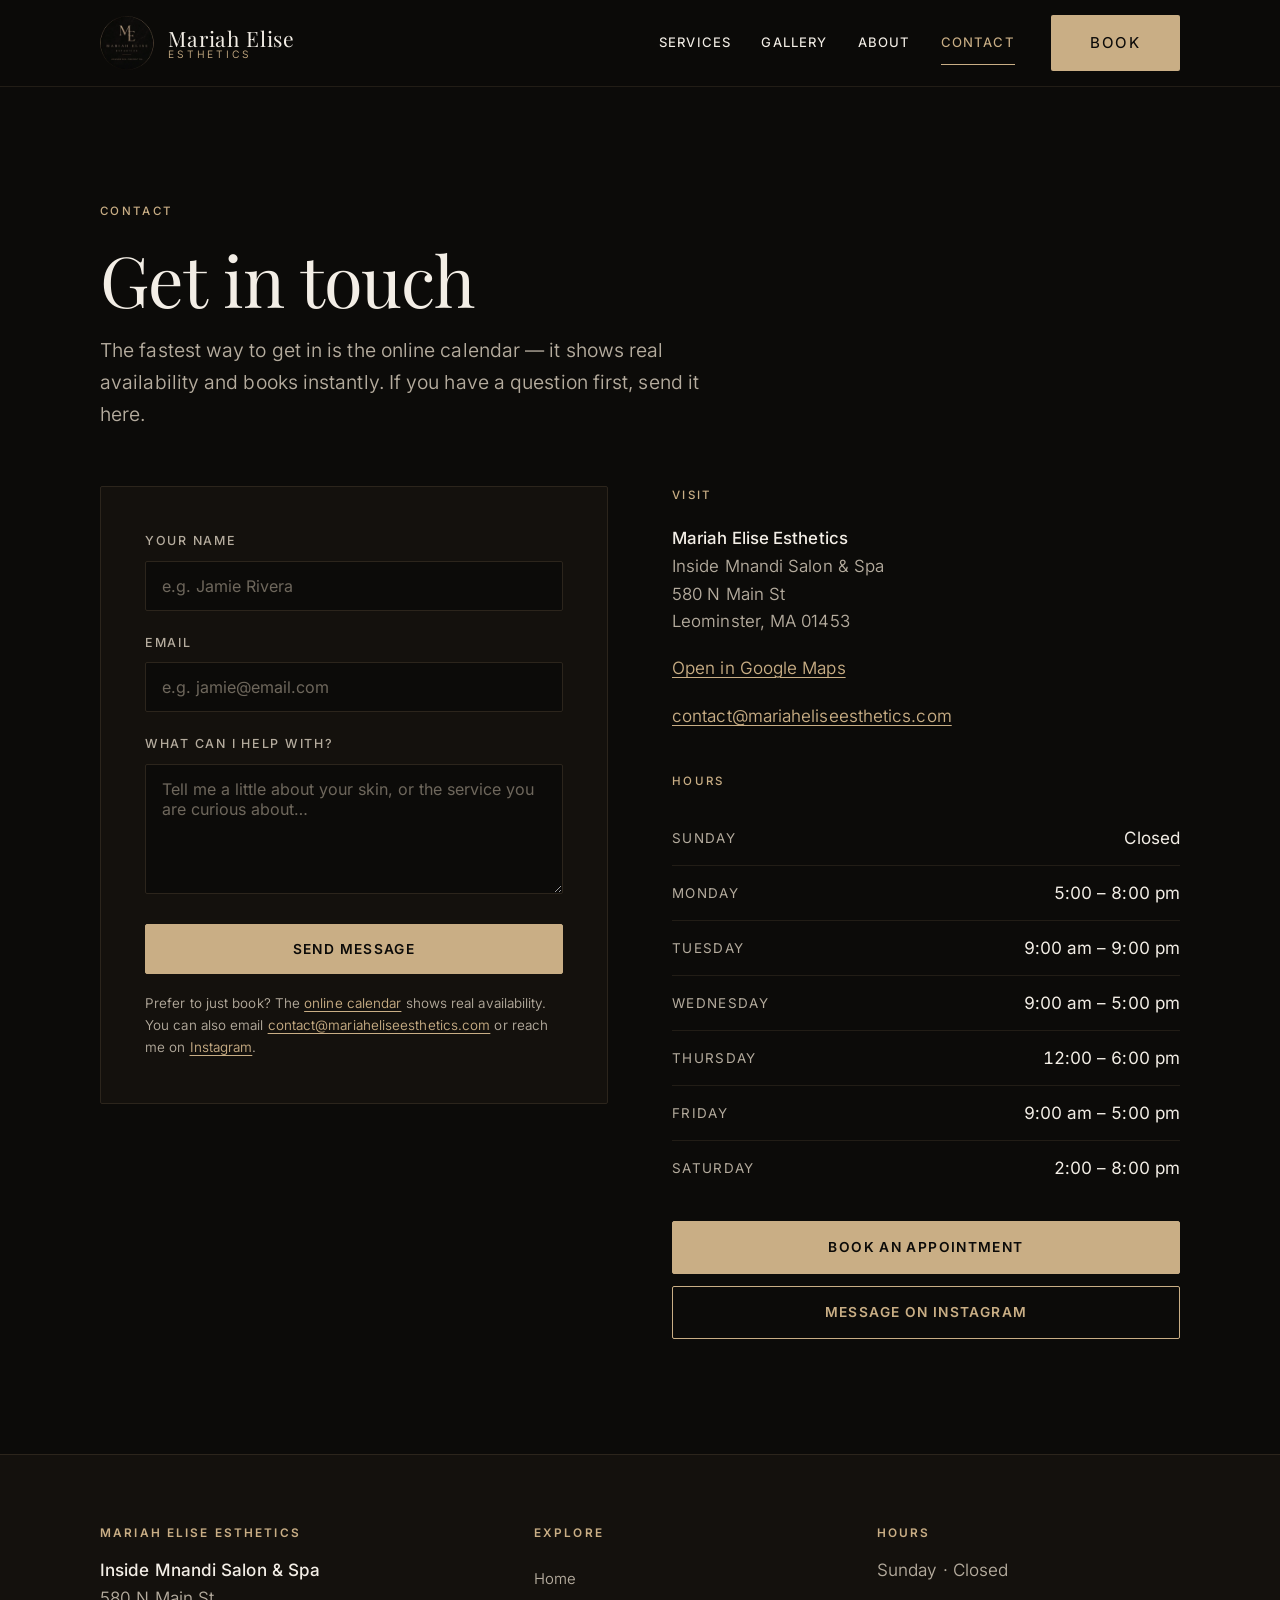
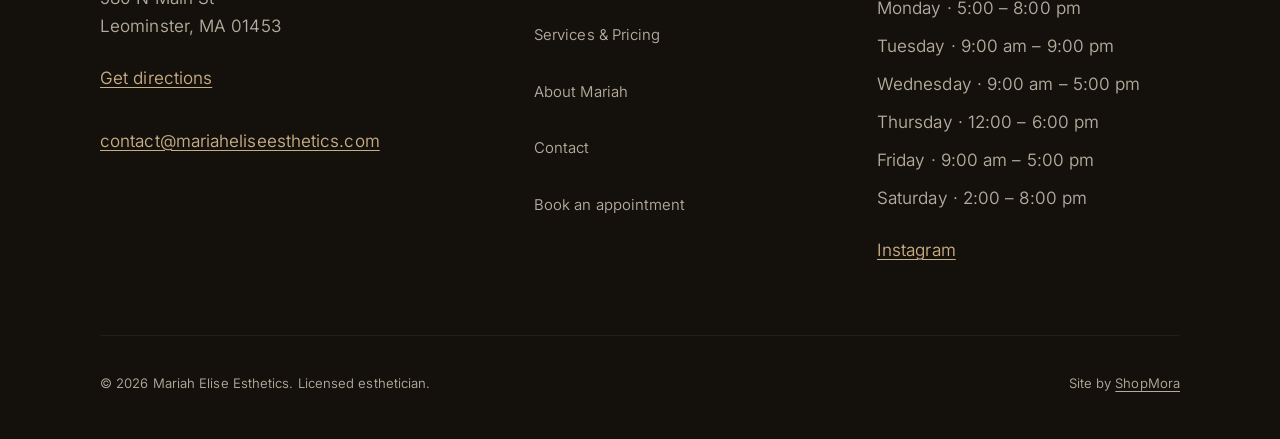
<file: contact.html>
<!DOCTYPE html>
<html lang="en">
<head>
<meta charset="UTF-8">
<meta name="viewport" content="width=device-width, initial-scale=1">
<title>Contact &amp; Location | Mariah Elise Esthetics, Leominster MA</title>
<meta name="description" content="Find Mariah Elise Esthetics at 580 N Main St inside Mnandi Salon & Spa, Leominster MA. Send a message, check hours, or book an appointment online.">
<link rel="canonical" href="https://www.mariaheliseesthetics.com/contact">
<meta name="theme-color" content="#0C0B09">
<meta property="og:type" content="website">
<meta property="og:site_name" content="Mariah Elise Esthetics">
<meta property="og:title" content="Contact &amp; Location | Mariah Elise Esthetics, Leominster MA">
<meta property="og:description" content="Find Mariah Elise Esthetics at 580 N Main St inside Mnandi Salon & Spa, Leominster MA. Send a message, check hours, or book an appointment online.">
<meta property="og:url" content="https://www.mariaheliseesthetics.com/contact">
<meta property="og:image" content="https://www.mariaheliseesthetics.com/assets/og-image.jpg">
<meta property="og:image:width" content="1200">
<meta property="og:image:height" content="630">
<meta name="twitter:card" content="summary_large_image">
<meta name="twitter:title" content="Contact &amp; Location | Mariah Elise Esthetics, Leominster MA">
<meta name="twitter:description" content="Find Mariah Elise Esthetics at 580 N Main St inside Mnandi Salon & Spa, Leominster MA. Send a message, check hours, or book an appointment online.">
<meta name="twitter:image" content="https://www.mariaheliseesthetics.com/assets/og-image.jpg">
<link rel="icon" href="/assets/logo-mark.png" type="image/png">
<link rel="apple-touch-icon" href="/assets/logo-mark.png">
<link rel="preload" href="/assets/logo-mark.webp" as="image" type="image/webp">
<link rel="preload" href="/assets/fonts/playfair-display-latin-wght-normal.woff2" as="font" type="font/woff2" crossorigin>
<link rel="preload" href="/assets/fonts/inter-latin-wght-normal.woff2" as="font" type="font/woff2" crossorigin>
<link rel="stylesheet" href="/styles.css">
</head>
<body>
<a class="skip" href="#main">Skip to content</a>
<header class="site-header">
  <div class="header-in">
    <a class="brand" href="/">
      <img src="/assets/logo-mark.webp" width="40" height="40" alt="" aria-hidden="true">
      <span class="brand-text">
        <span class="brand-name">Mariah Elise</span>
        <span class="brand-sub">Esthetics</span>
      </span>
    </a>
    <button class="nav-toggle" type="button" aria-expanded="false" aria-controls="primary-nav" aria-label="Open menu">
      <svg width="20" height="20" viewBox="0 0 24 24" fill="none" stroke="currentColor" stroke-width="1.6" aria-hidden="true"><path d="M3 6h18M3 12h18M3 18h18"/></svg>
    </button>
    <nav class="nav" id="primary-nav" aria-label="Primary">
    <a href="/services">Services</a>
    <a href="/#gallery">Gallery</a>
    <a href="/about">About</a>
    <a href="/contact" aria-current="page">Contact</a>
      <a class="btn btn-primary" href="https://mariaheliseesthetics.as.me/">Book</a>
    </nav>
  </div>
</header>
<main id="main">
  <section class="section">
    <div class="wrap">
      <div class="sect-head">
        <p class="eyebrow">Contact</p>
        <h1>Get in touch</h1>
        <p class="lede">The fastest way to get in is the online calendar &mdash; it shows real availability and books instantly. If you have a question first, send it here.</p>
      </div>
      <div class="info-grid">
        <div>
      <form class="form-card" method="POST" action="/api/lead" novalidate>
        <input type="hidden" name="_form" value="contact">
        <div class="field">
          <label for="name">Your name</label>
          <input id="name" name="name" type="text" autocomplete="name" required placeholder="e.g. Jamie Rivera">
        </div>
        <div class="field">
          <label for="email">Email</label>
          <input id="email" name="email" type="email" inputmode="email" autocomplete="email" required placeholder="e.g. jamie@email.com">
        </div>
        <div class="field">
          <label for="message">What can I help with?</label>
          <textarea id="message" name="message" required placeholder="Tell me a little about your skin, or the service you are curious about&hellip;"></textarea>
        </div>
        <button class="btn btn-primary btn-block" type="submit">Send message</button>
        <p class="form-note">Prefer to just book? The <a href="https://mariaheliseesthetics.as.me/">online calendar</a> shows real availability. You can also email <a href="mailto:contact@mariaheliseesthetics.com">contact@mariaheliseesthetics.com</a> or reach me on <a href="https://www.instagram.com/mariahelise.esthetics/" rel="me noopener">Instagram</a>.</p>
      </form>
        </div>
        <div>
          <p class="eyebrow">Visit</p>
          <address style="margin-bottom:10px;font-size:1.05rem">
            <strong>Mariah Elise Esthetics</strong><br>
            Inside Mnandi Salon &amp; Spa<br>
            580 N Main St<br>
            Leominster, MA 01453
          </address>
          <p style="margin-bottom:4px"><a class="link-lg" href="https://www.google.com/maps/search/?api=1&query=580+N+Main+St+Leominster+MA+01453">Open in Google Maps</a></p>
          <p style="margin-bottom:0"><a class="link-lg" href="mailto:contact@mariaheliseesthetics.com">contact@mariaheliseesthetics.com</a></p>
          <div style="margin-top:34px">
    <table class="hours">
      <caption class="eyebrow" style="text-align:left">Hours</caption>
      <tr><th scope="row">Sunday</th><td>Closed</td></tr>
      <tr><th scope="row">Monday</th><td>5:00 – 8:00 pm</td></tr>
      <tr><th scope="row">Tuesday</th><td>9:00 am – 9:00 pm</td></tr>
      <tr><th scope="row">Wednesday</th><td>9:00 am – 5:00 pm</td></tr>
      <tr><th scope="row">Thursday</th><td>12:00 – 6:00 pm</td></tr>
      <tr><th scope="row">Friday</th><td>9:00 am – 5:00 pm</td></tr>
      <tr><th scope="row">Saturday</th><td>2:00 – 8:00 pm</td></tr>
    </table>
          </div>
          <a class="btn btn-primary btn-block" style="margin-top:26px" href="https://mariaheliseesthetics.as.me/">Book an appointment</a>
          <a class="btn btn-ghost btn-block" style="margin-top:12px" href="https://www.instagram.com/mariahelise.esthetics/" rel="me noopener">Message on Instagram</a>
        </div>
      </div>
    </div>
  </section>
</main>
<footer class="site-footer">
  <div class="wrap">
    <div class="foot-grid">
      <div>
        <h4>Mariah Elise Esthetics</h4>
        <address>
          <strong>Inside Mnandi Salon &amp; Spa</strong><br>
          580 N Main St<br>
          Leominster, MA 01453
        </address>
        <p style="margin-top:16px"><a class="link-lg" href="https://www.google.com/maps/search/?api=1&query=580+N+Main+St+Leominster+MA+01453">Get directions</a></p>
        <p style="margin-top:2px"><a class="link-lg" href="mailto:contact@mariaheliseesthetics.com">contact@mariaheliseesthetics.com</a></p>
      </div>
      <div>
        <h4>Explore</h4>
        <ul class="foot-links">
          <li><a href="/">Home</a></li>
          <li><a href="/services">Services &amp; Pricing</a></li>
          <li><a href="/about">About Mariah</a></li>
          <li><a href="/contact">Contact</a></li>
          <li><a href="https://mariaheliseesthetics.as.me/">Book an appointment</a></li>
        </ul>
      </div>
      <div>
        <h4>Hours</h4>
        <ul class="foot-links">
          <li><span style="color:var(--bone-dim)">Sunday &middot; Closed</span></li>
          <li><span style="color:var(--bone-dim)">Monday &middot; 5:00 – 8:00 pm</span></li>
          <li><span style="color:var(--bone-dim)">Tuesday &middot; 9:00 am – 9:00 pm</span></li>
          <li><span style="color:var(--bone-dim)">Wednesday &middot; 9:00 am – 5:00 pm</span></li>
          <li><span style="color:var(--bone-dim)">Thursday &middot; 12:00 – 6:00 pm</span></li>
          <li><span style="color:var(--bone-dim)">Friday &middot; 9:00 am – 5:00 pm</span></li>
          <li><span style="color:var(--bone-dim)">Saturday &middot; 2:00 – 8:00 pm</span></li>
        </ul>
        <p style="margin-top:16px"><a class="link-lg" href="https://www.instagram.com/mariahelise.esthetics/" rel="me noopener">Instagram</a></p>
      </div>
    </div>
    <div class="foot-bottom">
      <span>&copy; 2026 Mariah Elise Esthetics. Licensed esthetician.</span>
      <span>Site by <a href="https://shopmorastore.com" rel="noopener">ShopMora</a></span>
    </div>
  </div>
</footer>
<script>
(function () {
  var t = document.querySelector('.nav-toggle');
  var n = document.getElementById('primary-nav');
  if (!t || !n) return;
  function set(open) {
    n.setAttribute('data-open', open ? 'true' : 'false');
    t.setAttribute('aria-expanded', open ? 'true' : 'false');
    t.setAttribute('aria-label', open ? 'Close menu' : 'Open menu');
  }
  t.addEventListener('click', function () {
    set(n.getAttribute('data-open') !== 'true');
  });
  n.addEventListener('click', function (e) {
    if (e.target.tagName === 'A') set(false);
  });
  document.addEventListener('keydown', function (e) {
    if (e.key === 'Escape' && n.getAttribute('data-open') === 'true') { set(false); t.focus(); }
  });
  var mq = window.matchMedia('(min-width: 901px)');
  mq.addEventListener('change', function () { if (mq.matches) set(false); });
  if (location.hash) {
    window.addEventListener('load', function () {
      var el = document.getElementById(location.hash.slice(1));
      if (el) el.scrollIntoView({ behavior: 'instant', block: 'start' });
    });
  }
}());
</script>
</body>
</html>
</file>
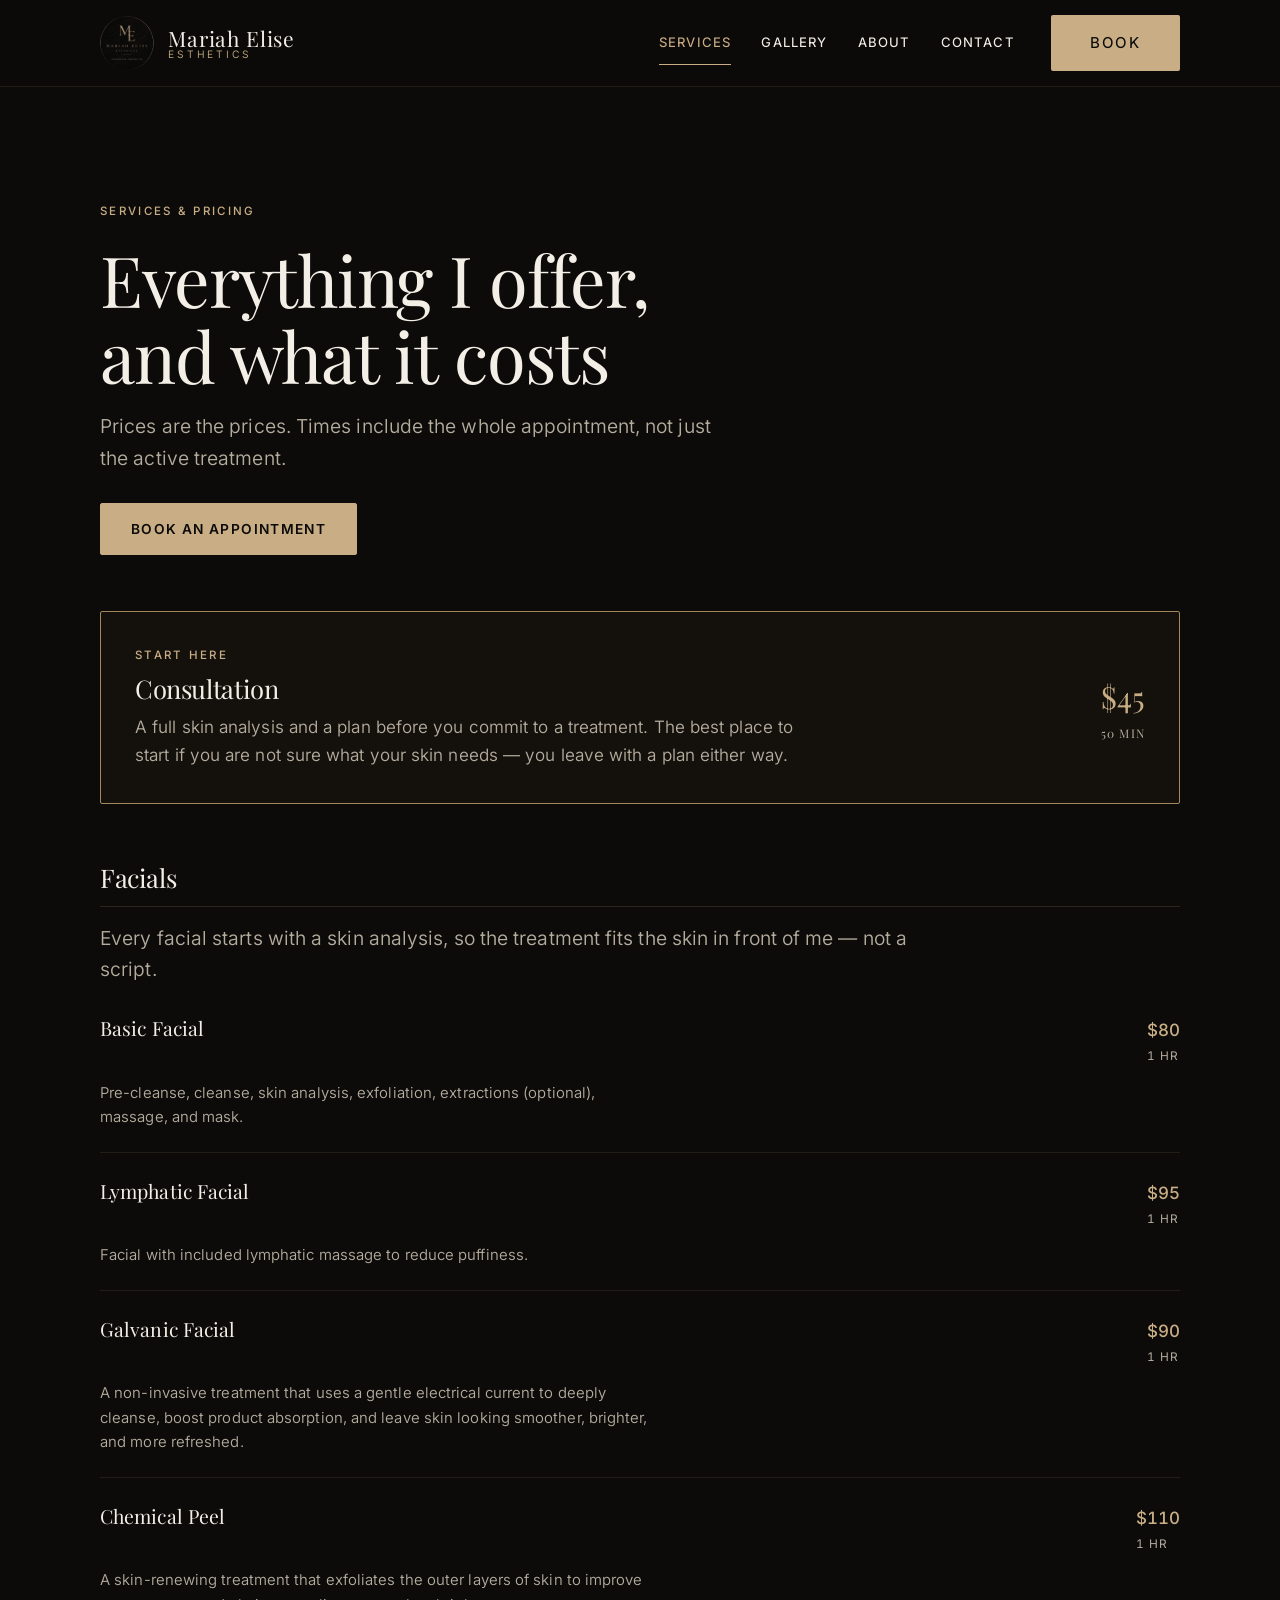
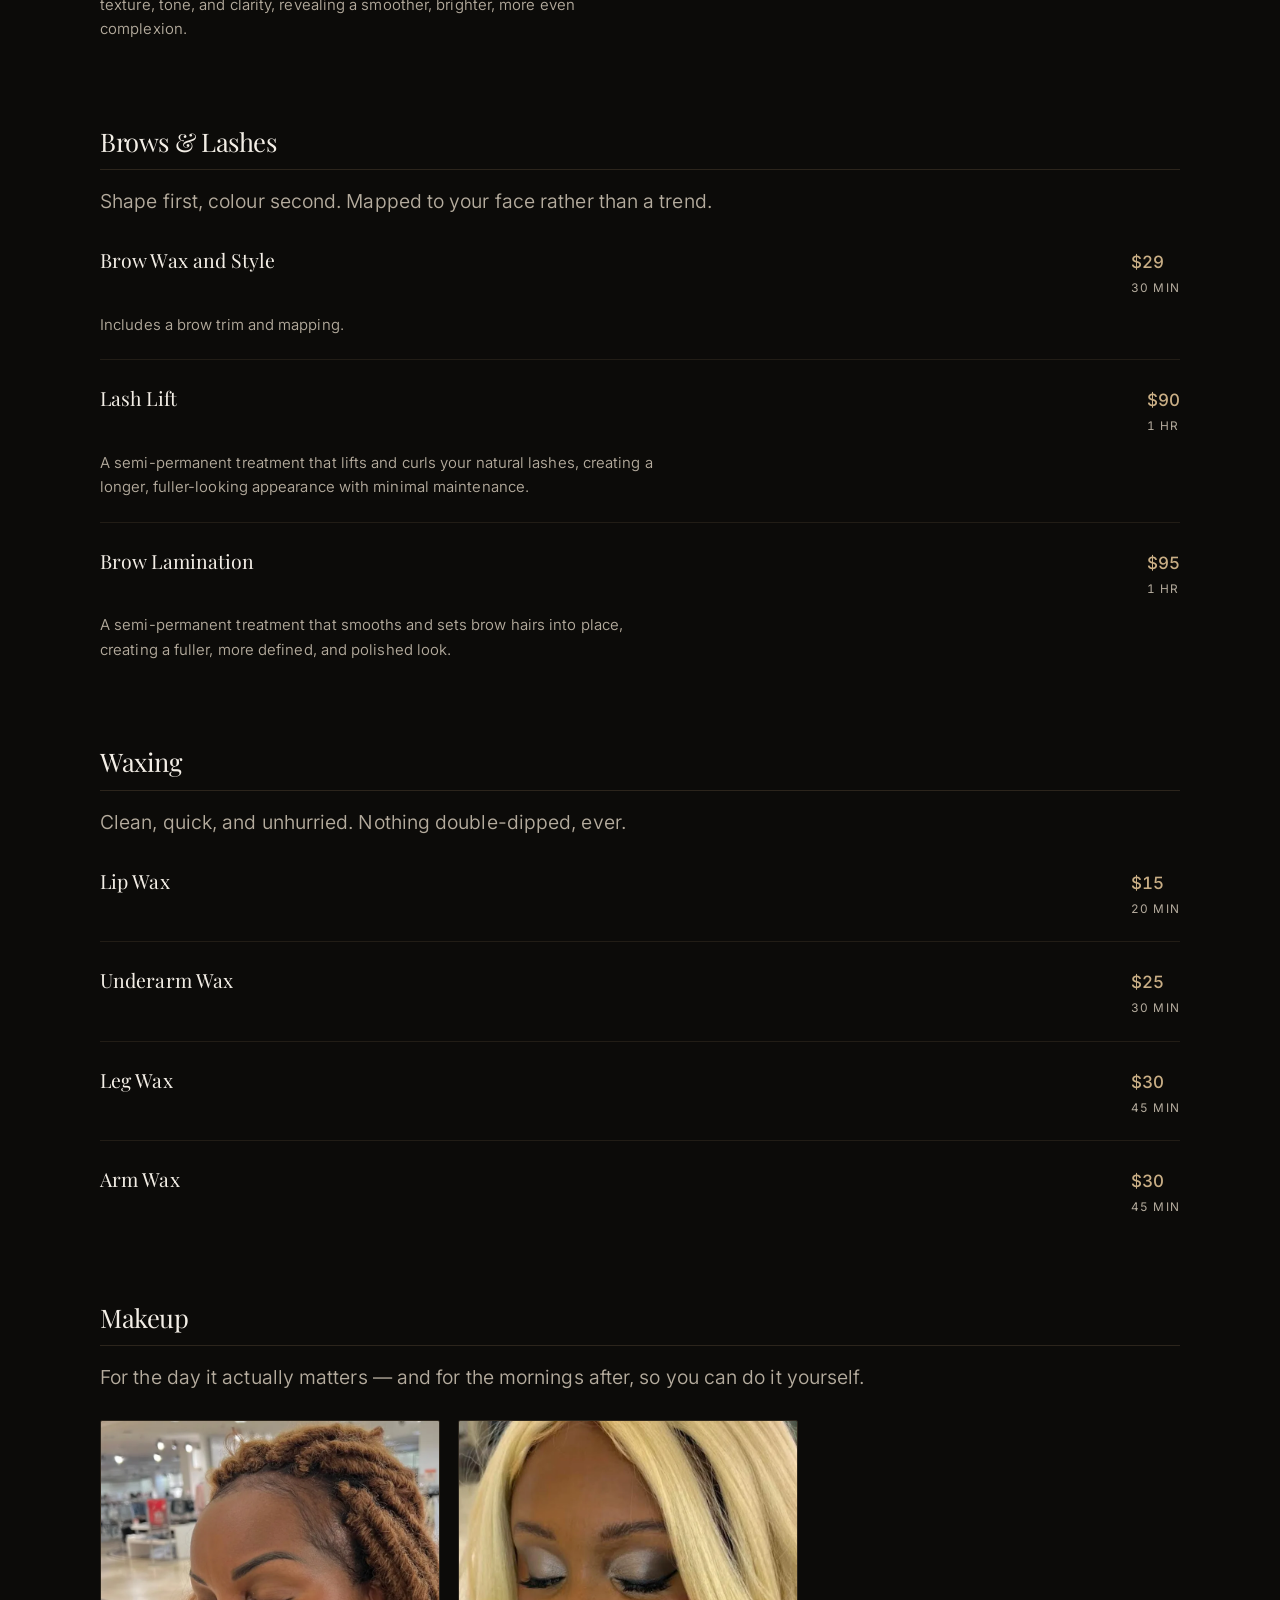
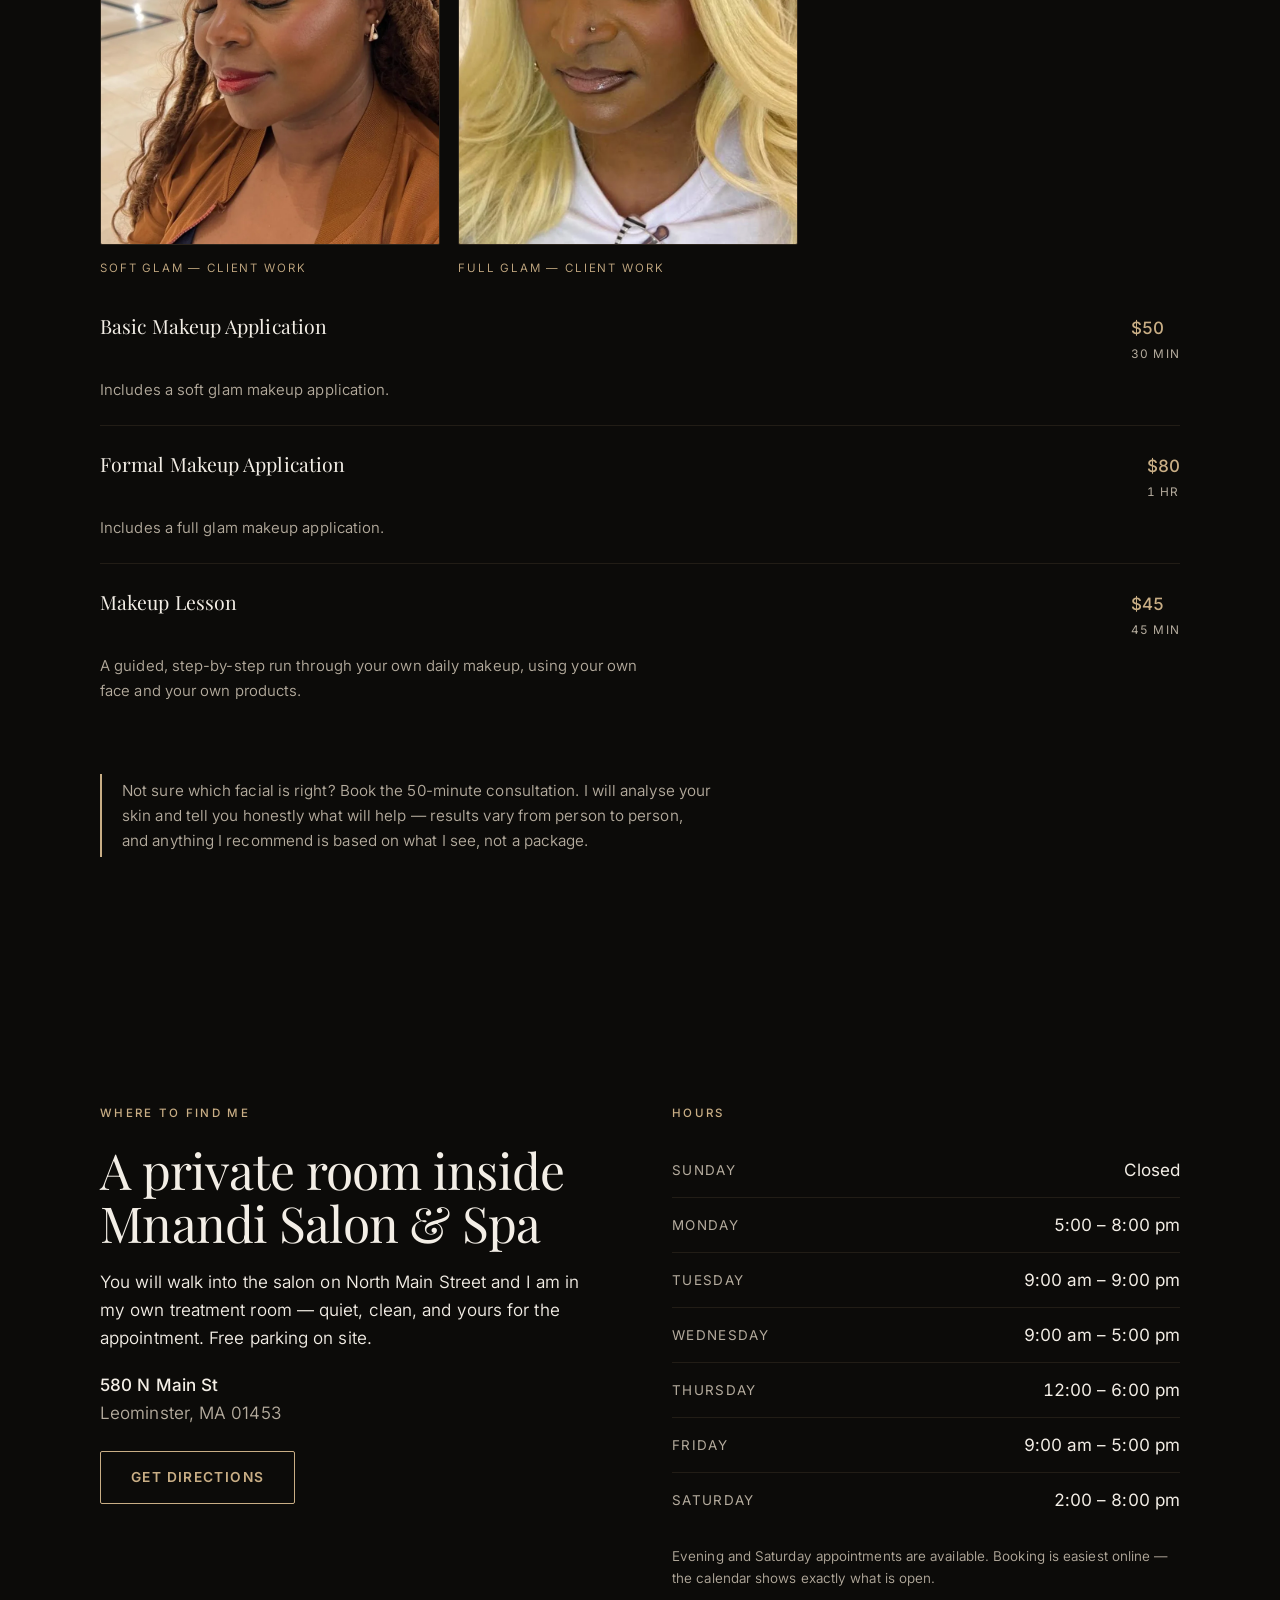
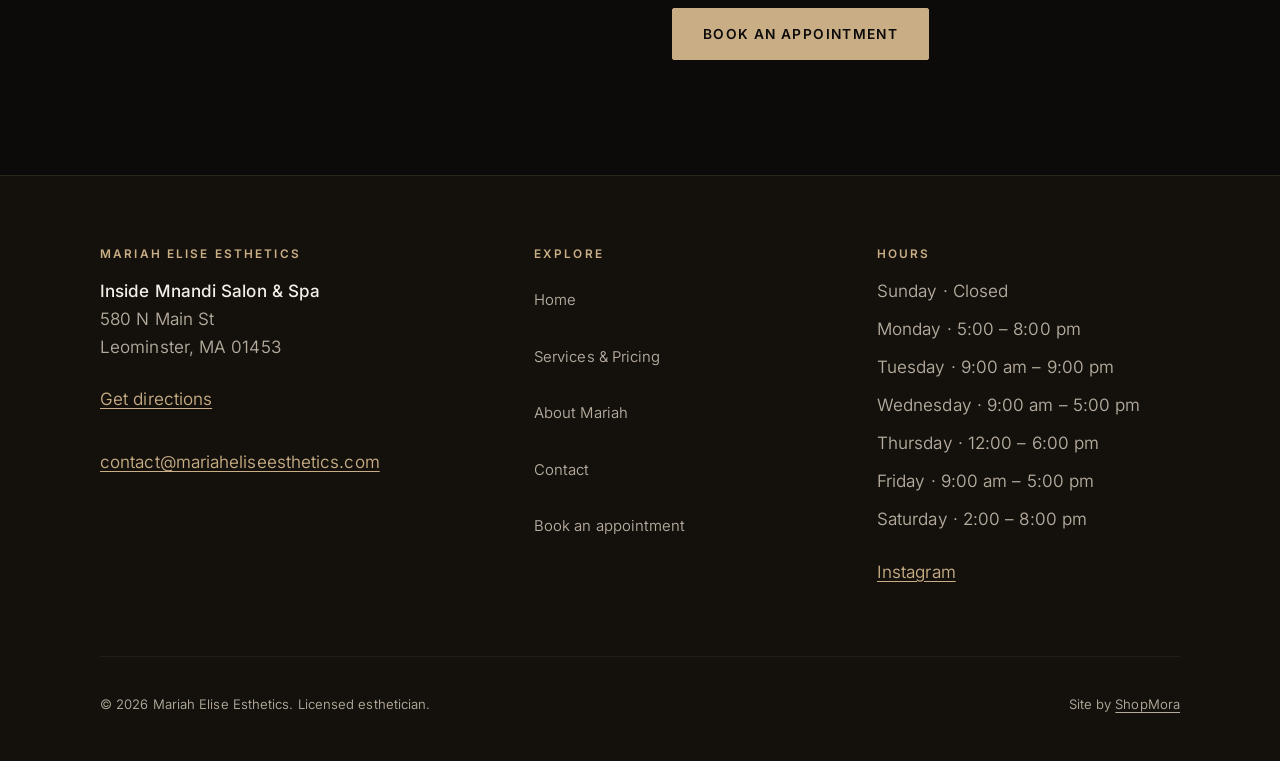
<file: services.html>
<!DOCTYPE html>
<html lang="en">
<head>
<meta charset="UTF-8">
<meta name="viewport" content="width=device-width, initial-scale=1">
<title>Services &amp; Pricing | Mariah Elise Esthetics, Leominster MA</title>
<meta name="description" content="Facials from $80, peels $110, brow lamination $95, lash lift $90, waxing from $15. Full price list for Mariah Elise Esthetics, Leominster MA.">
<link rel="canonical" href="https://www.mariaheliseesthetics.com/services">
<meta name="theme-color" content="#0C0B09">
<meta property="og:type" content="website">
<meta property="og:site_name" content="Mariah Elise Esthetics">
<meta property="og:title" content="Services &amp; Pricing | Mariah Elise Esthetics, Leominster MA">
<meta property="og:description" content="Facials from $80, peels $110, brow lamination $95, lash lift $90, waxing from $15. Full price list for Mariah Elise Esthetics, Leominster MA.">
<meta property="og:url" content="https://www.mariaheliseesthetics.com/services">
<meta property="og:image" content="https://www.mariaheliseesthetics.com/assets/og-image.jpg">
<meta property="og:image:width" content="1200">
<meta property="og:image:height" content="630">
<meta name="twitter:card" content="summary_large_image">
<meta name="twitter:title" content="Services &amp; Pricing | Mariah Elise Esthetics, Leominster MA">
<meta name="twitter:description" content="Facials from $80, peels $110, brow lamination $95, lash lift $90, waxing from $15. Full price list for Mariah Elise Esthetics, Leominster MA.">
<meta name="twitter:image" content="https://www.mariaheliseesthetics.com/assets/og-image.jpg">
<link rel="icon" href="/assets/logo-mark.png" type="image/png">
<link rel="apple-touch-icon" href="/assets/logo-mark.png">
<link rel="preload" href="/assets/logo-mark.webp" as="image" type="image/webp">
<link rel="preload" href="/assets/fonts/playfair-display-latin-wght-normal.woff2" as="font" type="font/woff2" crossorigin>
<link rel="preload" href="/assets/fonts/inter-latin-wght-normal.woff2" as="font" type="font/woff2" crossorigin>
<link rel="stylesheet" href="/styles.css">
</head>
<body>
<a class="skip" href="#main">Skip to content</a>
<header class="site-header">
  <div class="header-in">
    <a class="brand" href="/">
      <img src="/assets/logo-mark.webp" width="40" height="40" alt="" aria-hidden="true">
      <span class="brand-text">
        <span class="brand-name">Mariah Elise</span>
        <span class="brand-sub">Esthetics</span>
      </span>
    </a>
    <button class="nav-toggle" type="button" aria-expanded="false" aria-controls="primary-nav" aria-label="Open menu">
      <svg width="20" height="20" viewBox="0 0 24 24" fill="none" stroke="currentColor" stroke-width="1.6" aria-hidden="true"><path d="M3 6h18M3 12h18M3 18h18"/></svg>
    </button>
    <nav class="nav" id="primary-nav" aria-label="Primary">
    <a href="/services" aria-current="page">Services</a>
    <a href="/#gallery">Gallery</a>
    <a href="/about">About</a>
    <a href="/contact">Contact</a>
      <a class="btn btn-primary" href="https://mariaheliseesthetics.as.me/">Book</a>
    </nav>
  </div>
</header>
<main id="main">
  <section class="section">
    <div class="wrap">
      <div class="sect-head">
        <p class="eyebrow">Services &amp; pricing</p>
        <h1>Everything I offer, and what it costs</h1>
        <p class="lede">Prices are the prices. Times include the whole appointment, not just the active treatment.</p>
        <div class="hero-cta" style="margin-top:28px">
          <a class="btn btn-primary" href="https://mariaheliseesthetics.as.me/">Book an appointment</a>
        </div>
      </div>
      <div class="consult-card">
        <div>
          <p class="eyebrow" style="margin-bottom:10px">Start here</p>
          <h3 style="margin-bottom:10px">Consultation</h3>
          <p style="margin:0;color:var(--bone-dim)">A full skin analysis and a plan before you commit to a treatment. The best place to start if you are not sure what your skin needs — you leave with a plan either way.</p>
        </div>
        <p class="consult-price">$45<span class="menu-time">50 min</span></p>
      </div>

      <div class="menu">
    <div class="menu-group">
      <h3>Facials</h3>
      <p class="lede" style="margin:16px 0 4px">Every facial starts with a skin analysis, so the treatment fits the skin in front of me — not a script.</p>
      <div class="menu-row">
        <span class="menu-name">Basic Facial</span>
        <span class="menu-price">$80<span class="menu-time">1 hr</span></span>
        <p class="menu-desc">Pre-cleanse, cleanse, skin analysis, exfoliation, extractions (optional), massage, and mask.</p>
      </div>
      <div class="menu-row">
        <span class="menu-name">Lymphatic Facial</span>
        <span class="menu-price">$95<span class="menu-time">1 hr</span></span>
        <p class="menu-desc">Facial with included lymphatic massage to reduce puffiness.</p>
      </div>
      <div class="menu-row">
        <span class="menu-name">Galvanic Facial</span>
        <span class="menu-price">$90<span class="menu-time">1 hr</span></span>
        <p class="menu-desc">A non-invasive treatment that uses a gentle electrical current to deeply cleanse, boost product absorption, and leave skin looking smoother, brighter, and more refreshed.</p>
      </div>
      <div class="menu-row">
        <span class="menu-name">Chemical Peel</span>
        <span class="menu-price">$110<span class="menu-time">1 hr</span></span>
        <p class="menu-desc">A skin-renewing treatment that exfoliates the outer layers of skin to improve texture, tone, and clarity, revealing a smoother, brighter, more even complexion.</p>
      </div>
    </div>
    <div class="menu-group">
      <h3>Brows &amp; Lashes</h3>
      <p class="lede" style="margin:16px 0 4px">Shape first, colour second. Mapped to your face rather than a trend.</p>
      <div class="menu-row">
        <span class="menu-name">Brow Wax and Style</span>
        <span class="menu-price">$29<span class="menu-time">30 min</span></span>
        <p class="menu-desc">Includes a brow trim and mapping.</p>
      </div>
      <div class="menu-row">
        <span class="menu-name">Lash Lift</span>
        <span class="menu-price">$90<span class="menu-time">1 hr</span></span>
        <p class="menu-desc">A semi-permanent treatment that lifts and curls your natural lashes, creating a longer, fuller-looking appearance with minimal maintenance.</p>
      </div>
      <div class="menu-row">
        <span class="menu-name">Brow Lamination</span>
        <span class="menu-price">$95<span class="menu-time">1 hr</span></span>
        <p class="menu-desc">A semi-permanent treatment that smooths and sets brow hairs into place, creating a fuller, more defined, and polished look.</p>
      </div>
    </div>
    <div class="menu-group">
      <h3>Waxing</h3>
      <p class="lede" style="margin:16px 0 4px">Clean, quick, and unhurried. Nothing double-dipped, ever.</p>
      <div class="menu-row">
        <span class="menu-name">Lip Wax</span>
        <span class="menu-price">$15<span class="menu-time">20 min</span></span>
      </div>
      <div class="menu-row">
        <span class="menu-name">Underarm Wax</span>
        <span class="menu-price">$25<span class="menu-time">30 min</span></span>
      </div>
      <div class="menu-row">
        <span class="menu-name">Leg Wax</span>
        <span class="menu-price">$30<span class="menu-time">45 min</span></span>
      </div>
      <div class="menu-row">
        <span class="menu-name">Arm Wax</span>
        <span class="menu-price">$30<span class="menu-time">45 min</span></span>
      </div>
    </div>
    <div class="menu-group">
      <h3>Makeup</h3>
      <p class="lede" style="margin:16px 0 4px">For the day it actually matters — and for the mornings after, so you can do it yourself.</p>
      <div class="menu-figure-duo">
        <figure class="work-figure menu-figure">
          <img src="/assets/makeup-soft-glam.webp" width="880" height="1100"
               alt="Soft glam makeup application by Mariah Elise Esthetics &mdash; natural skin finish with a glossy lip"
               loading="lazy" decoding="async">
          <figcaption>Soft glam &mdash; client work</figcaption>
        </figure>
        <figure class="work-figure menu-figure">
          <img src="/assets/makeup-full-glam.webp" width="880" height="1100"
               alt="Full glam makeup application by Mariah Elise Esthetics &mdash; smoked silver eye, sculpted brow and a glossy lip"
               loading="lazy" decoding="async">
          <figcaption>Full glam &mdash; client work</figcaption>
        </figure>
      </div>
      <div class="menu-row">
        <span class="menu-name">Basic Makeup Application</span>
        <span class="menu-price">$50<span class="menu-time">30 min</span></span>
        <p class="menu-desc">Includes a soft glam makeup application.</p>
      </div>
      <div class="menu-row">
        <span class="menu-name">Formal Makeup Application</span>
        <span class="menu-price">$80<span class="menu-time">1 hr</span></span>
        <p class="menu-desc">Includes a full glam makeup application.</p>
      </div>
      <div class="menu-row">
        <span class="menu-name">Makeup Lesson</span>
        <span class="menu-price">$45<span class="menu-time">45 min</span></span>
        <p class="menu-desc">A guided, step-by-step run through your own daily makeup, using your own face and your own products.</p>
      </div>
    </div>
      </div>
      <p class="note" style="margin-top:48px">Not sure which facial is right? Book the 50-minute consultation. I will analyse your skin and tell you honestly what will help &mdash; results vary from person to person, and anything I recommend is based on what I see, not a package.</p>
    </div>
  </section>
  <section class="section" id="visit" aria-labelledby="visit-h">
    <div class="wrap">
      <div class="info-grid">
        <div>
          <p class="eyebrow">Where to find me</p>
          <h2 id="visit-h">A private room inside Mnandi Salon &amp; Spa</h2>
          <p>You will walk into the salon on North Main Street and I am in my own treatment room — quiet, clean, and yours for the appointment. Free parking on site.</p>
          <address style="margin-bottom:24px">
            <strong>580 N Main St</strong><br>
            Leominster, MA 01453
          </address>
          <a class="btn btn-ghost" href="https://www.google.com/maps/search/?api=1&query=580+N+Main+St+Leominster+MA+01453">Get directions</a>
        </div>
        <div>
    <table class="hours">
      <caption class="eyebrow" style="text-align:left">Hours</caption>
      <tr><th scope="row">Sunday</th><td>Closed</td></tr>
      <tr><th scope="row">Monday</th><td>5:00 – 8:00 pm</td></tr>
      <tr><th scope="row">Tuesday</th><td>9:00 am – 9:00 pm</td></tr>
      <tr><th scope="row">Wednesday</th><td>9:00 am – 5:00 pm</td></tr>
      <tr><th scope="row">Thursday</th><td>12:00 – 6:00 pm</td></tr>
      <tr><th scope="row">Friday</th><td>9:00 am – 5:00 pm</td></tr>
      <tr><th scope="row">Saturday</th><td>2:00 – 8:00 pm</td></tr>
    </table>
          <p class="form-note">Evening and Saturday appointments are available. Booking is easiest online — the calendar shows exactly what is open.</p>
          <a class="btn btn-primary" style="margin-top:18px" href="https://mariaheliseesthetics.as.me/">Book an appointment</a>
        </div>
      </div>
    </div>
  </section>
</main>
<footer class="site-footer">
  <div class="wrap">
    <div class="foot-grid">
      <div>
        <h4>Mariah Elise Esthetics</h4>
        <address>
          <strong>Inside Mnandi Salon &amp; Spa</strong><br>
          580 N Main St<br>
          Leominster, MA 01453
        </address>
        <p style="margin-top:16px"><a class="link-lg" href="https://www.google.com/maps/search/?api=1&query=580+N+Main+St+Leominster+MA+01453">Get directions</a></p>
        <p style="margin-top:2px"><a class="link-lg" href="mailto:contact@mariaheliseesthetics.com">contact@mariaheliseesthetics.com</a></p>
      </div>
      <div>
        <h4>Explore</h4>
        <ul class="foot-links">
          <li><a href="/">Home</a></li>
          <li><a href="/services">Services &amp; Pricing</a></li>
          <li><a href="/about">About Mariah</a></li>
          <li><a href="/contact">Contact</a></li>
          <li><a href="https://mariaheliseesthetics.as.me/">Book an appointment</a></li>
        </ul>
      </div>
      <div>
        <h4>Hours</h4>
        <ul class="foot-links">
          <li><span style="color:var(--bone-dim)">Sunday &middot; Closed</span></li>
          <li><span style="color:var(--bone-dim)">Monday &middot; 5:00 – 8:00 pm</span></li>
          <li><span style="color:var(--bone-dim)">Tuesday &middot; 9:00 am – 9:00 pm</span></li>
          <li><span style="color:var(--bone-dim)">Wednesday &middot; 9:00 am – 5:00 pm</span></li>
          <li><span style="color:var(--bone-dim)">Thursday &middot; 12:00 – 6:00 pm</span></li>
          <li><span style="color:var(--bone-dim)">Friday &middot; 9:00 am – 5:00 pm</span></li>
          <li><span style="color:var(--bone-dim)">Saturday &middot; 2:00 – 8:00 pm</span></li>
        </ul>
        <p style="margin-top:16px"><a class="link-lg" href="https://www.instagram.com/mariahelise.esthetics/" rel="me noopener">Instagram</a></p>
      </div>
    </div>
    <div class="foot-bottom">
      <span>&copy; 2026 Mariah Elise Esthetics. Licensed esthetician.</span>
      <span>Site by <a href="https://shopmorastore.com" rel="noopener">ShopMora</a></span>
    </div>
  </div>
</footer>
<script>
(function () {
  var t = document.querySelector('.nav-toggle');
  var n = document.getElementById('primary-nav');
  if (!t || !n) return;
  function set(open) {
    n.setAttribute('data-open', open ? 'true' : 'false');
    t.setAttribute('aria-expanded', open ? 'true' : 'false');
    t.setAttribute('aria-label', open ? 'Close menu' : 'Open menu');
  }
  t.addEventListener('click', function () {
    set(n.getAttribute('data-open') !== 'true');
  });
  n.addEventListener('click', function (e) {
    if (e.target.tagName === 'A') set(false);
  });
  document.addEventListener('keydown', function (e) {
    if (e.key === 'Escape' && n.getAttribute('data-open') === 'true') { set(false); t.focus(); }
  });
  var mq = window.matchMedia('(min-width: 901px)');
  mq.addEventListener('change', function () { if (mq.matches) set(false); });
  if (location.hash) {
    window.addEventListener('load', function () {
      var el = document.getElementById(location.hash.slice(1));
      if (el) el.scrollIntoView({ behavior: 'instant', block: 'start' });
    });
  }
}());
</script>
</body>
</html>
</file>
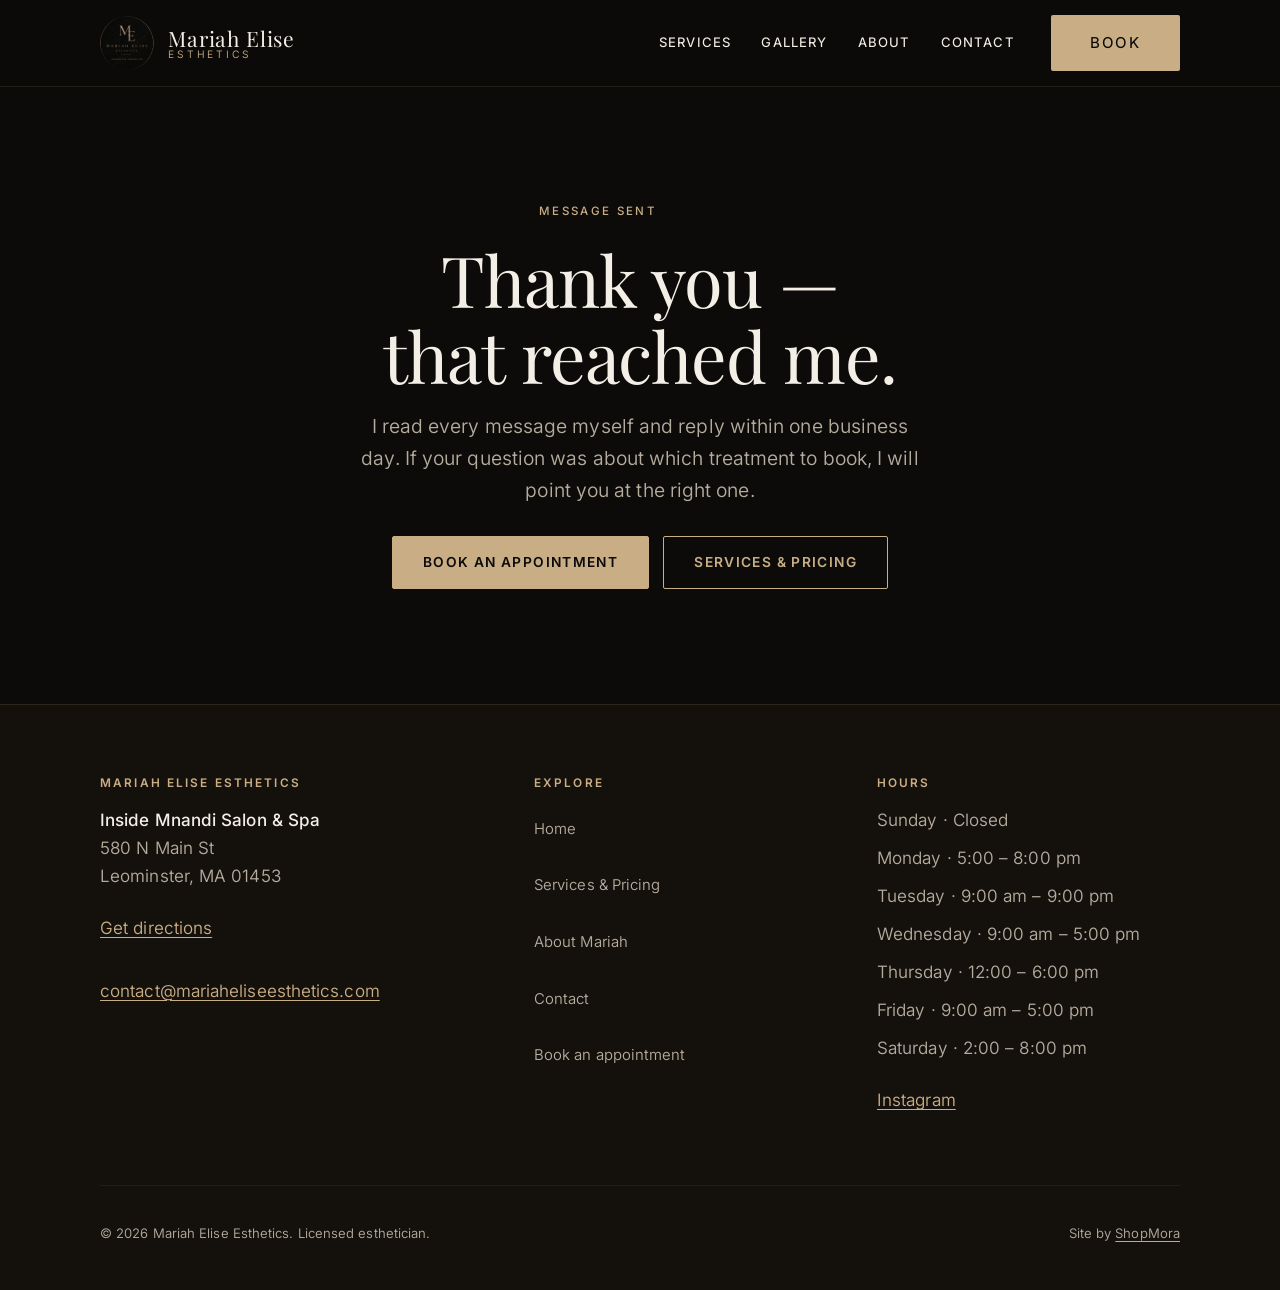
<file: thank-you.html>
<!DOCTYPE html>
<html lang="en">
<head>
<meta charset="UTF-8">
<meta name="viewport" content="width=device-width, initial-scale=1">
<title>Message sent | Mariah Elise Esthetics</title>
<meta name="description" content="Your message reached Mariah Elise Esthetics in Leominster, MA.">
<link rel="canonical" href="https://www.mariaheliseesthetics.com/thank-you">
<meta name="theme-color" content="#0C0B09">
<meta property="og:type" content="website">
<meta property="og:site_name" content="Mariah Elise Esthetics">
<meta property="og:title" content="Message sent | Mariah Elise Esthetics">
<meta property="og:description" content="Your message reached Mariah Elise Esthetics in Leominster, MA.">
<meta property="og:url" content="https://www.mariaheliseesthetics.com/thank-you">
<meta property="og:image" content="https://www.mariaheliseesthetics.com/assets/og-image.jpg">
<meta property="og:image:width" content="1200">
<meta property="og:image:height" content="630">
<meta name="twitter:card" content="summary_large_image">
<meta name="twitter:title" content="Message sent | Mariah Elise Esthetics">
<meta name="twitter:description" content="Your message reached Mariah Elise Esthetics in Leominster, MA.">
<meta name="twitter:image" content="https://www.mariaheliseesthetics.com/assets/og-image.jpg">
<link rel="icon" href="/assets/logo-mark.png" type="image/png">
<link rel="apple-touch-icon" href="/assets/logo-mark.png">
<link rel="preload" href="/assets/logo-mark.webp" as="image" type="image/webp">
<link rel="preload" href="/assets/fonts/playfair-display-latin-wght-normal.woff2" as="font" type="font/woff2" crossorigin>
<link rel="preload" href="/assets/fonts/inter-latin-wght-normal.woff2" as="font" type="font/woff2" crossorigin>
<link rel="stylesheet" href="/styles.css">
<meta name="robots" content="noindex">
</head>
<body>
<a class="skip" href="#main">Skip to content</a>
<header class="site-header">
  <div class="header-in">
    <a class="brand" href="/">
      <img src="/assets/logo-mark.webp" width="40" height="40" alt="" aria-hidden="true">
      <span class="brand-text">
        <span class="brand-name">Mariah Elise</span>
        <span class="brand-sub">Esthetics</span>
      </span>
    </a>
    <button class="nav-toggle" type="button" aria-expanded="false" aria-controls="primary-nav" aria-label="Open menu">
      <svg width="20" height="20" viewBox="0 0 24 24" fill="none" stroke="currentColor" stroke-width="1.6" aria-hidden="true"><path d="M3 6h18M3 12h18M3 18h18"/></svg>
    </button>
    <nav class="nav" id="primary-nav" aria-label="Primary">
    <a href="/services">Services</a>
    <a href="/#gallery">Gallery</a>
    <a href="/about">About</a>
    <a href="/contact">Contact</a>
      <a class="btn btn-primary" href="https://mariaheliseesthetics.as.me/">Book</a>
    </nav>
  </div>
</header>
<main id="main">
  <section class="section" style="min-height:56vh;display:grid;place-items:center">
    <div class="wrap center" style="max-width:640px">
      <p class="eyebrow">Message sent</p>
      <h1>Thank you &mdash; that reached me.</h1>
      <p class="lede" style="margin-inline:auto">I read every message myself and reply within one business day. If your question was about which treatment to book, I will point you at the right one.</p>
      <div class="hero-cta" style="justify-content:center;margin-top:30px">
        <a class="btn btn-primary" href="https://mariaheliseesthetics.as.me/">Book an appointment</a>
        <a class="btn btn-ghost" href="/services">Services &amp; pricing</a>
      </div>
    </div>
  </section>
</main>
<footer class="site-footer">
  <div class="wrap">
    <div class="foot-grid">
      <div>
        <h4>Mariah Elise Esthetics</h4>
        <address>
          <strong>Inside Mnandi Salon &amp; Spa</strong><br>
          580 N Main St<br>
          Leominster, MA 01453
        </address>
        <p style="margin-top:16px"><a class="link-lg" href="https://www.google.com/maps/search/?api=1&query=580+N+Main+St+Leominster+MA+01453">Get directions</a></p>
        <p style="margin-top:2px"><a class="link-lg" href="mailto:contact@mariaheliseesthetics.com">contact@mariaheliseesthetics.com</a></p>
      </div>
      <div>
        <h4>Explore</h4>
        <ul class="foot-links">
          <li><a href="/">Home</a></li>
          <li><a href="/services">Services &amp; Pricing</a></li>
          <li><a href="/about">About Mariah</a></li>
          <li><a href="/contact">Contact</a></li>
          <li><a href="https://mariaheliseesthetics.as.me/">Book an appointment</a></li>
        </ul>
      </div>
      <div>
        <h4>Hours</h4>
        <ul class="foot-links">
          <li><span style="color:var(--bone-dim)">Sunday &middot; Closed</span></li>
          <li><span style="color:var(--bone-dim)">Monday &middot; 5:00 – 8:00 pm</span></li>
          <li><span style="color:var(--bone-dim)">Tuesday &middot; 9:00 am – 9:00 pm</span></li>
          <li><span style="color:var(--bone-dim)">Wednesday &middot; 9:00 am – 5:00 pm</span></li>
          <li><span style="color:var(--bone-dim)">Thursday &middot; 12:00 – 6:00 pm</span></li>
          <li><span style="color:var(--bone-dim)">Friday &middot; 9:00 am – 5:00 pm</span></li>
          <li><span style="color:var(--bone-dim)">Saturday &middot; 2:00 – 8:00 pm</span></li>
        </ul>
        <p style="margin-top:16px"><a class="link-lg" href="https://www.instagram.com/mariahelise.esthetics/" rel="me noopener">Instagram</a></p>
      </div>
    </div>
    <div class="foot-bottom">
      <span>&copy; 2026 Mariah Elise Esthetics. Licensed esthetician.</span>
      <span>Site by <a href="https://shopmorastore.com" rel="noopener">ShopMora</a></span>
    </div>
  </div>
</footer>
<script>
(function () {
  var t = document.querySelector('.nav-toggle');
  var n = document.getElementById('primary-nav');
  if (!t || !n) return;
  function set(open) {
    n.setAttribute('data-open', open ? 'true' : 'false');
    t.setAttribute('aria-expanded', open ? 'true' : 'false');
    t.setAttribute('aria-label', open ? 'Close menu' : 'Open menu');
  }
  t.addEventListener('click', function () {
    set(n.getAttribute('data-open') !== 'true');
  });
  n.addEventListener('click', function (e) {
    if (e.target.tagName === 'A') set(false);
  });
  document.addEventListener('keydown', function (e) {
    if (e.key === 'Escape' && n.getAttribute('data-open') === 'true') { set(false); t.focus(); }
  });
  var mq = window.matchMedia('(min-width: 901px)');
  mq.addEventListener('change', function () { if (mq.matches) set(false); });
  if (location.hash) {
    window.addEventListener('load', function () {
      var el = document.getElementById(location.hash.slice(1));
      if (el) el.scrollIntoView({ behavior: 'instant', block: 'start' });
    });
  }
}());
</script>
</body>
</html>
</file>
<file: styles.css>
/* Mariah Elise Esthetics — ShopMora build 2026-08-06
   Palette sampled from her own logo mark: near-black #0C0B09, champagne gold. */

@font-face {
  font-family: 'Playfair Display';
  src: url('/assets/fonts/playfair-display-latin-wght-normal.woff2') format('woff2-variations');
  font-weight: 400 700;
  font-display: swap;
  font-style: normal;
}
@font-face {
  font-family: 'Inter';
  src: url('/assets/fonts/inter-latin-wght-normal.woff2') format('woff2-variations');
  font-weight: 300 700;
  font-display: swap;
  font-style: normal;
}

:root {
  --ink:        #0C0B09;
  --ink-2:      #14110D;
  --ink-3:      #1B1712;
  --line:       #2C251C;
  --line-soft:  #221D16;
  --bone:       #F3EEE6;
  --bone-dim:   #B5AC9E;
  --gold:       #C9AE85;
  --gold-lift:  #DCC5A0;
  --gold-deep:  #A2865C;

  --display: 'Playfair Display', Georgia, 'Times New Roman', serif;
  --body: 'Inter', system-ui, -apple-system, 'Segoe UI', sans-serif;

  --wrap: 1160px;
  --pad: clamp(20px, 5vw, 40px);
  --sect: clamp(64px, 9vw, 116px);
  --r: 2px;
}

*, *::before, *::after { box-sizing: border-box; }

html {
  scroll-behavior: smooth;
  -webkit-text-size-adjust: 100%;
}

body {
  margin: 0;
  background: var(--ink);
  color: var(--bone);
  font-family: var(--body);
  font-size: 17px;
  font-weight: 350;
  line-height: 1.65;
  letter-spacing: 0.005em;
  -webkit-font-smoothing: antialiased;
  overflow-x: hidden;
}

img { max-width: 100%; height: auto; display: block; }

h1, h2, h3, h4 {
  font-family: var(--display);
  font-weight: 400;
  line-height: 1.08;
  letter-spacing: -0.015em;
  text-wrap: balance;
  margin: 0 0 18px;
}
h1 { font-size: clamp(2.6rem, 6.4vw, 4.4rem); }
h2 { font-size: clamp(2rem, 4.4vw, 3.1rem); }
h3 { font-size: clamp(1.25rem, 2.2vw, 1.6rem); }

p { margin: 0 0 1.1em; max-width: 68ch; }
a { color: var(--gold); text-decoration-thickness: 1px; text-underline-offset: 3px; }
a:hover { color: var(--gold-lift); }

:focus-visible {
  outline: 2px solid var(--gold-lift);
  outline-offset: 3px;
  border-radius: 2px;
}

.wrap { width: 100%; max-width: var(--wrap); margin-inline: auto; padding-inline: var(--pad); }
.section { padding-block: var(--sect); }
.center { text-align: center; }

.eyebrow {
  font-size: 0.72rem;
  font-weight: 500;
  letter-spacing: 0.2em;
  text-transform: uppercase;
  color: var(--gold);
  margin: 0 0 20px;
}
.lede { font-size: clamp(1.05rem, 1.7vw, 1.2rem); color: var(--bone-dim); }
.rule { height: 1px; background: var(--line); border: 0; margin: 0; }

/* ---------- skip link ---------- */
.skip {
  position: absolute; left: -9999px; top: 0; z-index: 999;
  background: var(--gold); color: var(--ink);
  padding: 12px 20px; font-weight: 600; text-decoration: none;
}
.skip:focus { left: 12px; top: 12px; }

/* ---------- buttons ---------- */
.btn {
  display: inline-flex; align-items: center; justify-content: center;
  gap: 10px;
  min-height: 50px;
  padding: 14px 30px;
  font-family: var(--body);
  font-size: 0.86rem;
  font-weight: 600;
  letter-spacing: 0.1em;
  text-transform: uppercase;
  text-decoration: none;
  border: 1px solid var(--gold);
  border-radius: var(--r);
  cursor: pointer;
  touch-action: manipulation;
  transition: background-color .22s ease, color .22s ease, border-color .22s ease, transform .22s ease;
}
.btn-primary { background: var(--gold); color: var(--ink); }
.btn-primary:hover { background: var(--gold-lift); border-color: var(--gold-lift); color: var(--ink); transform: translateY(-2px); }
.btn-ghost { background: transparent; color: var(--gold); }
.btn-ghost:hover { background: rgba(201,174,133,.1); color: var(--gold-lift); transform: translateY(-2px); }
.btn-block { width: 100%; }

/* ---------- header ---------- */
.site-header {
  position: sticky; top: 0; z-index: 50;
  background: rgba(12,11,9,.94);
  backdrop-filter: saturate(140%) blur(10px);
  border-bottom: 1px solid var(--line-soft);
}
.header-in {
  display: flex; align-items: center; justify-content: space-between;
  gap: 16px;
  min-height: 74px;
  width: 100%; max-width: var(--wrap); margin-inline: auto;
  padding-inline: var(--pad);
}
.brand { display: flex; align-items: center; gap: 12px; text-decoration: none; color: var(--bone); flex-shrink: 0; }
.brand img { width: 40px; height: 40px; border-radius: 50%; }
.brand-text { display: flex; flex-direction: column; line-height: 1.05; }
.brand-name { font-family: var(--display); font-size: 1.06rem; letter-spacing: .04em; }
.brand-sub { font-size: .58rem; letter-spacing: .26em; text-transform: uppercase; color: var(--gold); }

.nav { display: flex; align-items: center; gap: 30px; }
.nav a {
  color: var(--bone); text-decoration: none;
  font-size: .82rem; font-weight: 450; letter-spacing: .09em; text-transform: uppercase;
  padding: 8px 0;
  border-bottom: 1px solid transparent;
  transition: color .2s ease, border-color .2s ease;
}
.nav a:hover, .nav a[aria-current="page"] { color: var(--gold); border-bottom-color: var(--gold); }
.nav .btn { margin-left: 6px; }
.nav .btn:hover { border-bottom-color: transparent; }

.nav-toggle { display: none; }

/* mobile nav — a real replacement, never a disappearing menu */
@media (max-width: 900px) {
  .nav-toggle {
    display: inline-flex; align-items: center; justify-content: center;
    width: 46px; height: 46px;
    background: transparent; border: 1px solid var(--line);
    border-radius: var(--r); color: var(--bone);
    cursor: pointer; touch-action: manipulation;
  }
  .nav {
    position: fixed; inset: 74px 0 auto 0;
    flex-direction: column; align-items: stretch; gap: 0;
    background: var(--ink-2);
    border-bottom: 1px solid var(--line);
    padding: 8px var(--pad) 24px;
    transform: translateY(-8px);
    opacity: 0; visibility: hidden;
    transition: opacity .2s ease, transform .2s ease, visibility .2s;
  }
  .nav[data-open="true"] { opacity: 1; visibility: visible; transform: none; }
  .nav a { padding: 16px 0; border-bottom: 1px solid var(--line-soft); font-size: .95rem; }
  .nav a:hover, .nav a[aria-current="page"] { border-bottom-color: var(--line-soft); }
  .nav .btn { margin: 20px 0 0; }
}

/* ---------- hero ---------- */
.hero { padding-block: clamp(56px, 8vw, 104px) clamp(56px, 8vw, 96px); }
.hero-grid {
  display: grid;
  grid-template-columns: 1.05fr .95fr;
  gap: clamp(32px, 6vw, 76px);
  align-items: center;
}
.hero h1 { margin-bottom: 24px; }
.hero .lede { margin-bottom: 34px; }
.hero-cta { display: flex; flex-wrap: wrap; gap: 14px; }
.hero-media { position: relative; }
.hero-media img {
  width: 100%; aspect-ratio: 4/5; object-fit: cover;
  border-radius: var(--r);
  border: 1px solid var(--line);
}
@media (max-width: 860px) {
  .hero-grid { grid-template-columns: 1fr; }
  .hero-media { order: -1; }
  .hero-media img { aspect-ratio: 4/3; }
}

/* ---------- trust strip ---------- */
.strip { border-block: 1px solid var(--line-soft); background: var(--ink-2); }
.strip-in {
  display: grid; grid-template-columns: repeat(3, 1fr);
  gap: 1px; background: var(--line-soft);
}
.strip-item { background: var(--ink-2); padding: 26px var(--pad); text-align: center; }
.strip-item strong { display: block; font-family: var(--display); font-size: 1.12rem; margin-bottom: 4px; }
.strip-item span { font-size: .82rem; color: var(--bone-dim); }
@media (max-width: 760px) { .strip-in { grid-template-columns: 1fr; } }

/* ---------- section head ---------- */
.sect-head { max-width: 640px; margin-bottom: clamp(36px, 5vw, 56px); }
.sect-head.center { margin-inline: auto; }

/* ---------- service cards ---------- */
.cards { display: grid; grid-template-columns: repeat(auto-fit, minmax(250px, 1fr)); gap: 20px; }
.card {
  background: var(--ink-2);
  border: 1px solid var(--line);
  border-radius: var(--r);
  padding: 32px 28px;
  display: flex; flex-direction: column;
  transition: border-color .25s ease, transform .25s ease, background-color .25s ease;
}
a.card { text-decoration: none; color: inherit; }
a.card:hover { border-color: var(--gold); transform: translateY(-3px); background: var(--ink-3); }
.card h3 { margin-bottom: 12px; }
.card p { color: var(--bone-dim); font-size: .95rem; margin-bottom: 18px; }
.card .from { margin-top: auto; font-size: .78rem; letter-spacing: .14em; text-transform: uppercase; color: var(--gold); }

/* ---------- price list ---------- */
.menu { display: grid; gap: clamp(40px, 6vw, 64px); }
.menu-group h3 {
  padding-bottom: 14px; margin-bottom: 6px;
  border-bottom: 1px solid var(--line);
}
.menu-row {
  display: grid; grid-template-columns: 1fr auto;
  gap: 8px 24px; align-items: baseline;
  padding: 22px 0;
  border-bottom: 1px solid var(--line-soft);
}
.menu-row:last-child { border-bottom: 0; }
.menu-name { font-family: var(--display); font-size: 1.22rem; }
.menu-desc { grid-column: 1 / -1; color: var(--bone-dim); font-size: .93rem; margin: 6px 0 0; max-width: 62ch; }
.menu-price { font-variant-numeric: tabular-nums; color: var(--gold); font-size: 1.06rem; font-weight: 500; white-space: nowrap; }
.menu-time { display: block; font-size: .74rem; letter-spacing: .1em; text-transform: uppercase; color: var(--bone-dim); font-weight: 400; margin-top: 2px; }

/* ---------- results ---------- */
.results { display: grid; grid-template-columns: 1fr 1fr; gap: 20px; }
.result-fig { margin: 0; }
.result-fig img {
  width: 100%; aspect-ratio: 2/1; object-fit: cover;
  border: 1px solid var(--line); border-radius: var(--r);
}
.result-fig figcaption {
  font-size: .74rem; letter-spacing: .16em; text-transform: uppercase;
  color: var(--gold); margin-top: 12px;
}
.result-wide { grid-column: 1 / -1; }
.result-wide img { aspect-ratio: 2/1; }
@media (max-width: 700px) { .results { grid-template-columns: 1fr; } }

/* ---------- split ---------- */
.split { display: grid; grid-template-columns: 1fr 1fr; gap: clamp(32px, 6vw, 72px); align-items: center; }
.split img { width: 100%; aspect-ratio: 4/5; object-fit: cover; border: 1px solid var(--line); border-radius: var(--r); }
@media (max-width: 820px) { .split { grid-template-columns: 1fr; } .split img { aspect-ratio: 4/3; } }

/* ---------- info / hours ---------- */
.info-grid { display: grid; grid-template-columns: 1fr 1fr; gap: clamp(32px, 6vw, 64px); }
@media (max-width: 820px) { .info-grid { grid-template-columns: 1fr; } }
.hours { width: 100%; border-collapse: collapse; }
.hours th, .hours td { text-align: left; padding: 13px 0; border-bottom: 1px solid var(--line-soft); font-weight: 400; }
.hours th { color: var(--bone-dim); font-size: .84rem; letter-spacing: .1em; text-transform: uppercase; }
.hours td { text-align: right; font-variant-numeric: tabular-nums; }
.hours tr:last-child th, .hours tr:last-child td { border-bottom: 0; }
address { font-style: normal; color: var(--bone-dim); }
address strong { color: var(--bone); font-weight: 500; }

/* ---------- form ---------- */
.form-card {
  background: var(--ink-2);
  border: 1px solid var(--line);
  border-radius: var(--r);
  padding: clamp(28px, 4vw, 44px);
}
.field { margin-bottom: 22px; }
.field label {
  display: block;
  font-size: .78rem; font-weight: 500; letter-spacing: .14em; text-transform: uppercase;
  color: var(--bone-dim); margin-bottom: 9px;
}
.field input, .field textarea, .field select {
  width: 100%;
  font-family: var(--body);
  font-size: 16px;
  color: var(--bone);
  background: var(--ink);
  border: 1px solid var(--line);
  border-radius: var(--r);
  padding: 14px 16px;
  transition: border-color .2s ease;
}
.field input:hover, .field textarea:hover, .field select:hover { border-color: var(--gold-deep); }
.field input:focus, .field textarea:focus, .field select:focus { border-color: var(--gold); outline: none; box-shadow: 0 0 0 3px rgba(201,174,133,.16); }
.field textarea { resize: vertical; min-height: 130px; }
.field ::placeholder { color: #6E675C; }
.form-note { font-size: .84rem; color: var(--bone-dim); margin: 18px 0 0; }

/* ---------- footer ---------- */
.site-footer { border-top: 1px solid var(--line); background: var(--ink-2); padding-block: clamp(48px, 6vw, 72px) 32px; }
.foot-grid { display: grid; grid-template-columns: 1.3fr 1fr 1fr; gap: 40px; }
@media (max-width: 760px) { .foot-grid { grid-template-columns: 1fr; gap: 32px; } }
.foot-grid h4 { font-family: var(--body); font-size: .74rem; font-weight: 600; letter-spacing: .18em; text-transform: uppercase; color: var(--gold); margin: 0 0 16px; }
.foot-links { list-style: none; margin: 0; padding: 0; display: grid; gap: 10px; }
.foot-links a { color: var(--bone-dim); text-decoration: none; font-size: .93rem; }
.foot-links a:hover { color: var(--gold); }
.foot-bottom {
  margin-top: 44px; padding-top: 24px; border-top: 1px solid var(--line-soft);
  display: flex; flex-wrap: wrap; gap: 12px 28px; justify-content: space-between;
  font-size: .82rem; color: var(--bone-dim);
}
.foot-bottom a { color: var(--bone-dim); }
.foot-bottom a:hover { color: var(--gold); }

/* ---------- misc ---------- */
.note {
  border-left: 2px solid var(--gold);
  padding: 4px 0 4px 20px;
  color: var(--bone-dim);
  font-size: .95rem;
}
.tag-row { display: flex; flex-wrap: wrap; gap: 10px; list-style: none; padding: 0; margin: 0; }
.tag-row li {
  font-size: .76rem; letter-spacing: .1em; text-transform: uppercase;
  color: var(--bone-dim);
  border: 1px solid var(--line); border-radius: 999px;
  padding: 7px 15px;
}

@media (prefers-reduced-motion: reduce) {
  html { scroll-behavior: auto; }
  *, *::before, *::after {
    animation-duration: .001ms !important;
    animation-iteration-count: 1 !important;
    transition-duration: .001ms !important;
  }
  .btn:hover, a.card:hover { transform: none; }
}

/* ---------- brand emblem panel (stands in for photography we don't have yet) ---------- */
.emblem {
  aspect-ratio: 4/5;
  display: grid; place-items: center;
  background:
    radial-gradient(120% 80% at 50% 0%, rgba(201,174,133,.09), transparent 62%),
    var(--ink-2);
  border: 1px solid var(--line);
  border-radius: var(--r);
  padding: 40px;
}
.emblem img { width: min(64%, 260px); height: auto; aspect-ratio: 1; object-fit: contain; border-radius: 50%; }
@media (max-width: 820px) { .emblem { aspect-ratio: 3/2; } }

/* ---------- hero focal point ---------- */

/* ---------- wide result: shorter band ---------- */
.result-wide img { aspect-ratio: 5/2; object-position: 50% 42%; }
@media (max-width: 700px) { .result-wide img { aspect-ratio: 3/2; } }

/* ---------- standalone links get a real tap target ---------- */
.link-lg {
  display: inline-block;
  padding: 12px 0;
  min-height: 44px;
  line-height: 20px;
}

/* Specificity fix: `.nav a` (0,1,1) was beating `.btn-primary` (0,1,0) and
   painting the header Book button bone-on-gold at 1.84:1 — invisible.
   Same class of bug as the cream-logo-on-cream that shipped at 1.06:1. */
.nav a.btn-primary { color: var(--ink); }
.nav a.btn-primary:hover { color: var(--ink); }
.nav a.btn-ghost { color: var(--gold); }

/* ---------- gallery: every real client photo, one grid (added 2026-08-23) ----------
   Grows one <figure> at a time as Mariah sends new photos — no other change needed. */
#gallery { scroll-margin-top: 84px; } /* clears the sticky header when arriving via /#gallery */
.gallery-grid {
  display: grid;
  grid-template-columns: repeat(3, minmax(0, 1fr));
  gap: 28px;
  justify-items: center;
}
.gallery-figure img { max-width: 340px; }
.gallery-figure figcaption { max-width: 340px; text-align: center; }
@media (max-width: 820px) {
  .gallery-grid { grid-template-columns: 1fr; }
  .gallery-figure img, .gallery-figure figcaption { max-width: 380px; }
}

/* ---------- tagline band (kept alongside the gallery above since 2026-08-23) ---------- */
.band {
  background:
    radial-gradient(90% 120% at 50% 0%, rgba(201,174,133,.075), transparent 64%),
    var(--ink-2);
  border-block: 1px solid var(--line-soft);
}
.band-h {
  font-size: clamp(2.4rem, 6vw, 4rem);
  margin-bottom: 32px;
}
.band-tags { justify-content: center; }
.band-tags li { border-color: var(--gold-deep); color: var(--gold); }

/* hero focal point for the lash/brow crop */
.hero-media img { object-position: 50% 50%; }

/* ---------- tap targets: every control and standalone link reaches 44px ----------
   Measured at 320/360/390/430/768/1280/1920 — the brand lockup, the desktop nav
   links and the footer nav were all landing between 16px and 40px tall. */
.brand { min-height: 48px; }
.nav a {
  min-height: 44px;
  display: inline-flex;
  align-items: center;
}
.foot-links a {
  display: inline-flex;
  align-items: center;
  min-height: 44px;
  min-width: 44px;
  padding: 11px 0;
}
.foot-bottom a {
  display: inline-block;
  padding: 13px 0;
  min-height: 44px;
}
.foot-bottom { align-items: center; }

/* ---------- reviews (real, from her Google Business Profile) ---------- */
.card.review { margin: 0; }
.review blockquote {
  margin: 0 0 20px;
  font-family: var(--display);
  font-size: clamp(1.05rem, 1.6vw, 1.22rem);
  line-height: 1.42;
  color: var(--bone);
}
.review figcaption {
  margin-top: auto;
  font-size: .74rem;
  letter-spacing: .14em;
  text-transform: uppercase;
  color: var(--gold);
}

/* ---------- logo-led hero ----------
   Her mark is a circular medallion on marble — it is built to float. Same
   breathe + halo pair used on Neat Nest & Nourish, tuned for a near-black
   ground where the halo does most of the work. CSS only, no JS, no splash
   overlay: the logo IS the LCP element (11.9 KB) so this is faster than the
   photo hero it replaces, not slower. */
.hero-centred { text-align: center; padding-block: clamp(48px, 7vw, 88px) clamp(44px, 6vw, 72px); }
.hero-centred .wrap { display: flex; flex-direction: column; align-items: center; }
.hero-centred .lede { margin-inline: auto; margin-bottom: 34px; }
.hero-centred .hero-cta { justify-content: center; }

.hero-mark {
  position: relative;
  display: grid;
  place-items: center;
  width: min(224px, 52vw);
  aspect-ratio: 1;
  margin-bottom: clamp(26px, 4vw, 40px);
}
.hero-mark img {
  position: relative;
  z-index: 1;
  width: 100%;
  height: auto;
  border-radius: 50%;
  filter: drop-shadow(0 22px 38px rgba(0, 0, 0, .55));
  animation: breathe 5.2s ease-in-out infinite;
  will-change: transform;
}
.hero-halo {
  position: absolute;
  inset: -14%;
  border-radius: 50%;
  background: radial-gradient(closest-side, rgba(201, 174, 133, .30), rgba(201, 174, 133, .07) 62%, transparent 74%);
  animation: halo 5.2s ease-in-out infinite;
  will-change: transform, opacity;
  pointer-events: none;
}
@keyframes breathe {
  0%, 100% { transform: translateY(0) scale(1); }
  50%      { transform: translateY(-9px) scale(1.028); }
}
@keyframes halo {
  0%, 100% { transform: scale(.97); opacity: .70; }
  50%      { transform: scale(1.06); opacity: 1; }
}
@media (prefers-reduced-motion: reduce) {
  .hero-mark img, .hero-halo { animation: none; }
}


/* ---------- work photo: contained, not full-bleed ----------
   Reference check (Heyday, 2026-08-06): full-bleed is for wide shots, rooms and
   full-face results. Extreme macros only work SMALL and framed — at 100vw a
   single eye reads as a medical poster, not a beauty brand. Capped at 460px. */
.work-figure { margin: 0; }
.work-figure img {
  width: 100%;
  max-width: 460px;
  aspect-ratio: 4/5;
  object-fit: cover;
  object-position: 50% 48%;
  margin-inline: auto;
  border: 1px solid var(--line);
  border-radius: var(--r);
}
.work-figure figcaption {
  max-width: 460px;
  margin: 14px auto 0;
  font-size: .72rem;
  letter-spacing: .16em;
  text-transform: uppercase;
  color: var(--gold);
}
@media (max-width: 820px) {
  .work-figure img { max-width: 380px; aspect-ratio: 1; }
  .work-figure figcaption { max-width: 380px; text-align: center; }
}

/* ---------- consultation: its own block, because it is not a facial ---------- */
.consult-card {
  display: grid;
  grid-template-columns: 1fr auto;
  gap: 20px 32px;
  align-items: center;
  background: var(--ink-2);
  border: 1px solid var(--gold-deep);
  border-radius: var(--r);
  padding: clamp(24px, 3.4vw, 34px);
  margin-bottom: clamp(40px, 6vw, 60px);
}
.consult-card p { max-width: 62ch; }
.consult-price {
  margin: 0;
  font-family: var(--display);
  font-size: 1.9rem;
  color: var(--gold);
  font-variant-numeric: tabular-nums;
  text-align: right;
  white-space: nowrap;
}
.consult-price .menu-time { text-align: right; }
@media (max-width: 640px) {
  .consult-card { grid-template-columns: 1fr; }
  .consult-price { text-align: left; }
  .consult-price .menu-time { text-align: left; }
}

/* ---------- bigger brand lockup + bigger Book button (Manny, 2026-08-06) ---------- */
.header-in { min-height: 86px; }
.brand { gap: 14px; }
.brand img { width: 54px; height: 54px; }
.brand-name { font-size: 1.32rem; }
.brand-sub { font-size: .64rem; letter-spacing: .28em; }

.nav .btn {
  font-size: .94rem;
  padding: 15px 38px;
  min-height: 54px;
  letter-spacing: .12em;
}
@media (max-width: 900px) {
  .header-in { min-height: 82px; }
  .nav { inset: 82px 0 auto 0; }
  .brand img { width: 48px; height: 48px; }
  .brand-name { font-size: 1.2rem; }
}

/* ---------- two work photos, one row (2026-08-12: her first real makeup photo,
   IMG_1944 — cropped tight to the face so the store background reads as bokeh,
   not as a location) ---------- */
.work-duo {
  display: grid;
  grid-template-columns: 1fr 1fr;
  gap: 18px;
  align-items: start;
}
.work-duo .work-figure img { max-width: 100%; }
.work-duo .work-figure figcaption { max-width: 100%; }
@media (max-width: 560px) {
  .work-duo { grid-template-columns: 1fr; gap: 30px; }
}

/* ---------- photo inside a price group: left-aligned, capped small so the
   menu stays scannable ---------- */
.menu-figure { margin: 26px 0 10px; }
.menu-figure img { max-width: 340px; margin-inline: 0; }
.menu-figure figcaption { max-width: 340px; margin-inline: 0; }
@media (max-width: 820px) {
  .menu-figure img { max-width: 340px; aspect-ratio: 4/5; }
  .menu-figure figcaption { text-align: left; }
}

/* ---------- two price-group photos side by side: soft glam next to full glam,
   so the two makeup tiers are compared where the prices are ---------- */
.menu-figure-duo {
  display: grid;
  grid-template-columns: repeat(2, minmax(0, 340px));
  gap: 18px;
  align-items: start;
  margin: 26px 0 10px;
}
.menu-figure-duo .menu-figure { margin: 0; }
.menu-figure-duo .menu-figure img { width: 100%; max-width: 340px; }
.menu-figure-duo .menu-figure figcaption { max-width: 340px; }
@media (max-width: 700px) {
  .menu-figure-duo { grid-template-columns: 1fr; gap: 28px; }
}
</file>
